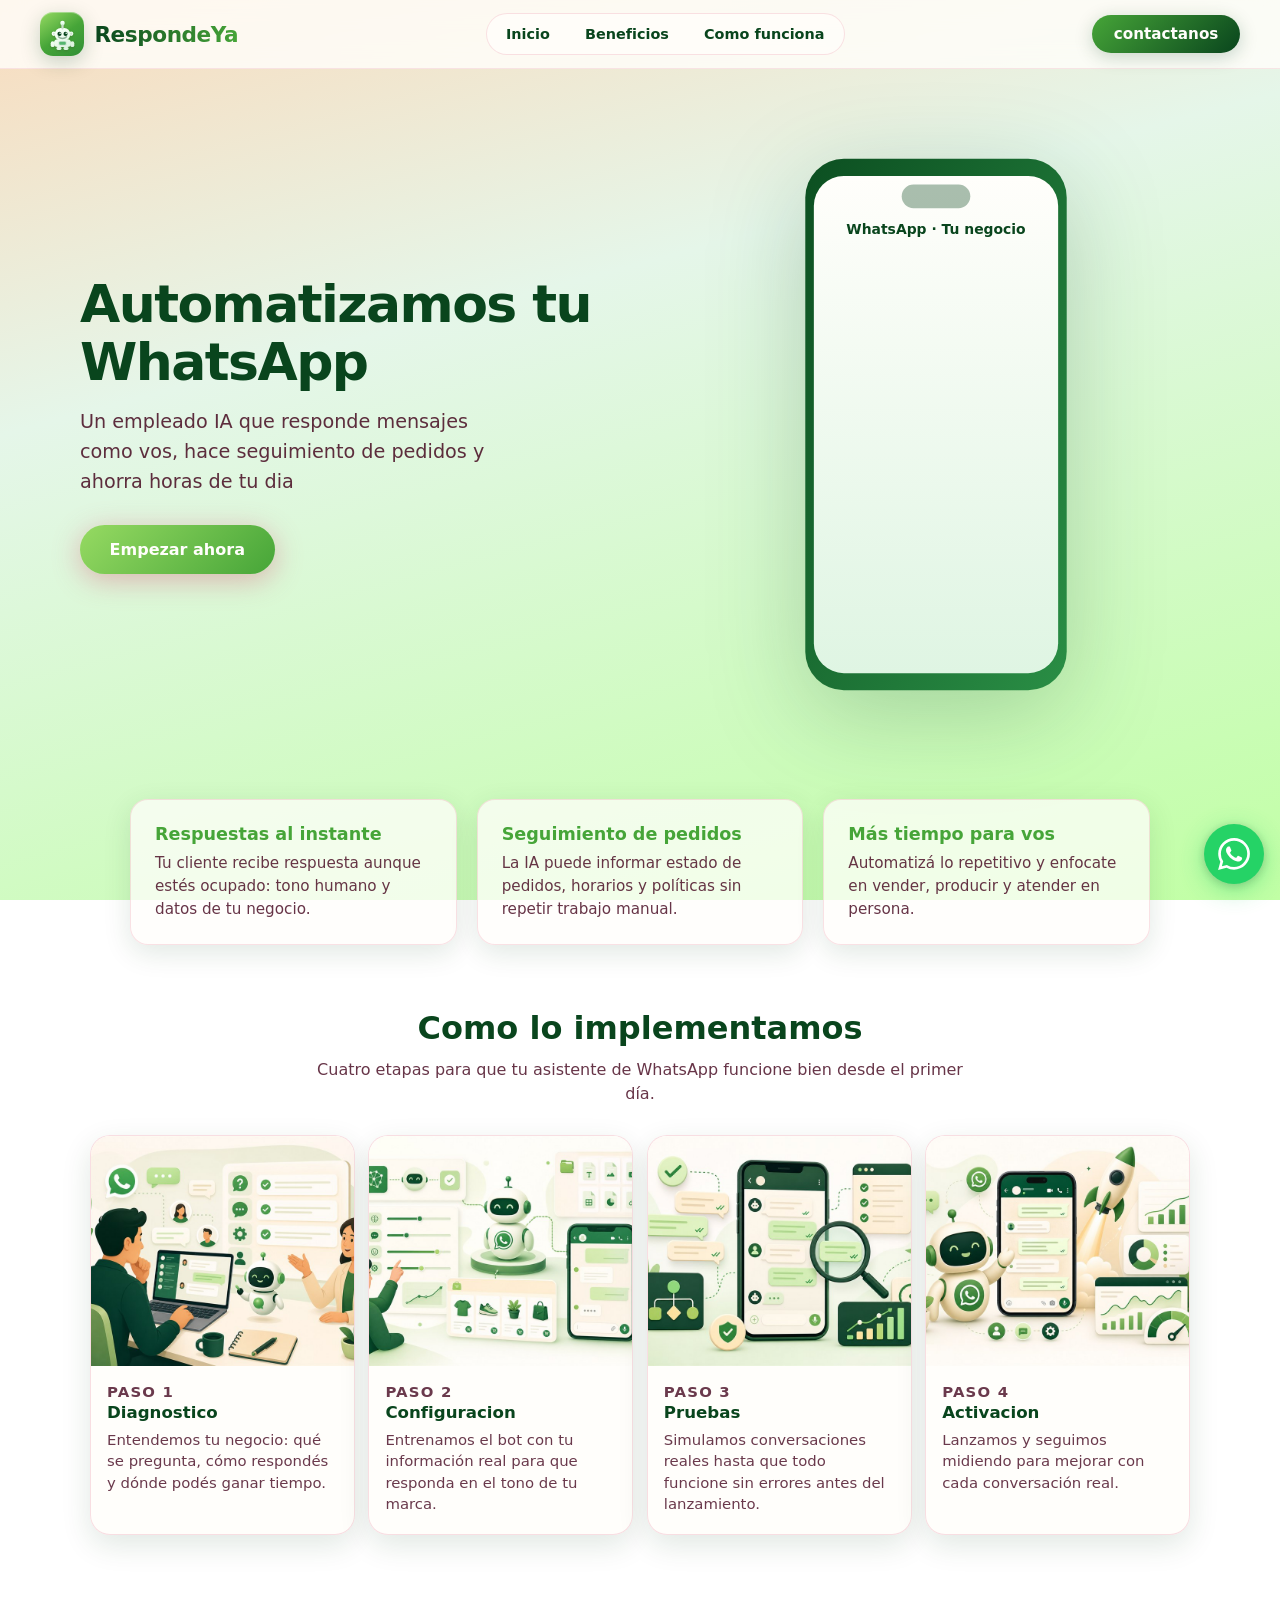
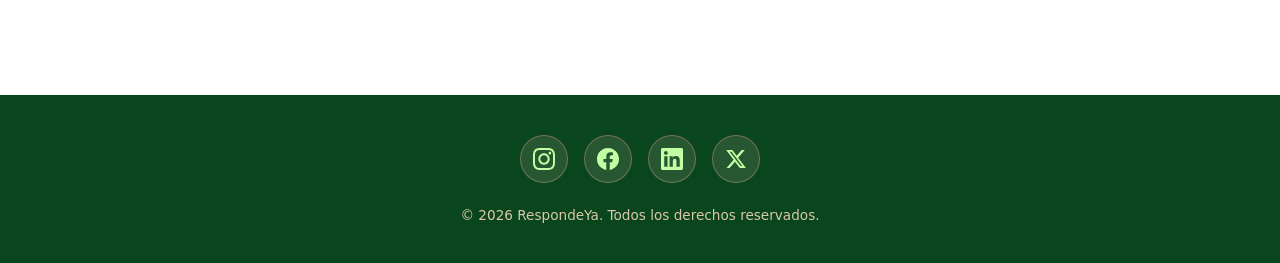
<file: index.html>
<!DOCTYPE html>
<!--
Necesito una landing page hecha en un archivo index.html y un archivo de estilos .css para un servicio de un bot que 
responde mensajes de WhastApp para negocios, quiero que en el header contenga un logo en la punta izquierda con el nombre
 ''RespondeYa''  y en la punta derecha un boton que diga ''contactanos''  Y que te lleve a un formulario de contacto,
  este va a decir ''Queres automatizar tu WhatsApp? dejanos tus datos y te contamos como funciona'' con las casillas: 
  nombre completo, email, telefono, contanos sobre tu negocio y un boton de enviar. Ademas, un hero que tenga como titulo 
  un h1 que diga ''Automatizamos tu WhatsApp'' y un subtitulo que diga ''Un empleado IA que responde mensajes como vos, 
  hace seguimiento de pedidos y ahorra horas de tu dia'' con un boton abajo que diga ''Empezar ahora'' al lado quiero que
   generes una animacion svg de un celular el cual muestra un chat y van apareciendo mensajes automaticamente.
Tambien que en todo momento haya un boton flotante con el logo de whatsapp en la esq inferior derecha de la pagina que 
al presionarlo lleve a una pagina para enviarnos un mensaje por whatsapp.
Finalmente para el footer que contenga botones de redes sociales y un mensaje tipo legal "todos los derechos reservados"
Los elementos de la pagina deben tener animaciones css que aparezcan tanto para la primera vez que se abre la web como l
as que suceden a medida que el usuario va deslizandose por la web.


Usa esta paleta de colores: Colors
~Soft Apricot
#f9dbbd
Delicate peachy shade evoking warmth, freshness, and a gentle sunrise glow, perfect for inviting, cozy spaces.
~Cotton Candy
#ffa5ab
Playful sweetness and dreamy charm, evoking nostalgia, innocence, and a touch of enchanting fantasy.
~Blush Rose
#da627d
Vibrant yet elegant, its rich tones recall a romantic sunset, with playful energy and sophisticated allure blended.
~Cherry Rose
#a53860
A luscious, deep pink exudes confidence, stirring passion and romance amid its playful, elegant crimson glow.
~Crimson Violet
#450920
Velvety dark berry shade pulses with passionate energy, drama, and a hint of forbidden allure. 
-->
<html lang="es">
  <head>
    <meta charset="UTF-8" />
    <meta
      name="viewport"
      content="width=device-width, initial-scale=1.0, viewport-fit=cover"
    />
    <title>RespondeYa — Automatizamos tu WhatsApp</title>
    <link rel="stylesheet" href="styles.css" />
  </head>
  <body>
    <header class="site-header">
      <a href="index.html" class="logo-link" aria-label="RespondeYa inicio">
        <span class="logo-mark" aria-hidden="true">
          <svg
            class="logo-robot"
            viewBox="0 0 28 28"
            xmlns="http://www.w3.org/2000/svg"
          >
            <defs>
              <linearGradient
                id="logo-robot-surface"
                x1="4"
                y1="2"
                x2="22"
                y2="27"
                gradientUnits="userSpaceOnUse"
              >
                <stop offset="0%" stop-color="#ffffff" />
                <stop offset="42%" stop-color="#f4fff5" />
                <stop offset="100%" stop-color="#d9f0dd" />
              </linearGradient>
              <linearGradient
                id="logo-robot-antenna"
                x1="14"
                y1="1"
                x2="14"
                y2="7"
                gradientUnits="userSpaceOnUse"
              >
                <stop offset="0%" stop-color="#ffffff" />
                <stop offset="100%" stop-color="#ccffd7" />
              </linearGradient>
            </defs>
            <!-- Brazos (atrás del torso) -->
            <rect
              x="3.35"
              y="20.15"
              width="3.55"
              height="5.25"
              rx="1.75"
              fill="url(#logo-robot-surface)"
            />
            <rect
              x="21.1"
              y="20.15"
              width="3.55"
              height="5.25"
              rx="1.75"
              fill="url(#logo-robot-surface)"
            />
            <!-- Base / pies -->
            <rect
              x="8.55"
              y="25.32"
              width="4.55"
              height="2.58"
              rx="1.25"
              fill="url(#logo-robot-surface)"
            />
            <rect
              x="14.9"
              y="25.32"
              width="4.55"
              height="2.58"
              rx="1.25"
              fill="url(#logo-robot-surface)"
            />
            <!-- Torso -->
            <rect
              x="6.35"
              y="18.35"
              width="15.3"
              height="6.95"
              rx="3.25"
              fill="url(#logo-robot-surface)"
            />
            <!-- Pantalla / pecho -->
            <rect
              x="10.35"
              y="19.85"
              width="7.3"
              height="4.15"
              rx="1.2"
              fill="#09451d"
              opacity="0.11"
            />
            <rect
              x="11.05"
              y="20.55"
              width="5.9"
              height="2.75"
              rx="0.85"
              fill="#4bb267"
              opacity="0.92"
            />
            <!-- Cabeza -->
            <rect
              x="7.05"
              y="8.05"
              width="13.9"
              height="11.35"
              rx="5.35"
              fill="url(#logo-robot-surface)"
            />
            <!-- Tornillos -->
            <circle
              cx="6.15"
              cy="13.35"
              r="1.95"
              fill="url(#logo-robot-surface)"
            />
            <circle cx="6.15" cy="13.35" r="0.9" fill="#09451d" opacity="0.14" />
            <circle
              cx="21.85"
              cy="13.35"
              r="1.95"
              fill="url(#logo-robot-surface)"
            />
            <circle cx="21.85" cy="13.35" r="0.9" fill="#09451d" opacity="0.14" />
            <!-- Antena -->
            <circle cx="14" cy="3.55" r="2.05" fill="url(#logo-robot-antenna)" />
            <path
              d="M14 5.65v2.85"
              stroke="#c9dfcc"
              stroke-width="2"
              stroke-linecap="round"
            />
            <!-- Cara -->
            <circle cx="11.25" cy="13.45" r="1.85" fill="#09451d" />
            <circle cx="16.75" cy="13.45" r="1.85" fill="#09451d" />
            <circle cx="11.85" cy="12.95" r="0.68" fill="#ffffff" opacity="0.95" />
            <circle cx="17.35" cy="12.95" r="0.68" fill="#ffffff" opacity="0.95" />
            <path
              d="M10.35 16.05c1.35 1.55 2.85 1.55 3.65 1.55s2.3 0 3.65-1.55"
              fill="none"
              stroke="#09451d"
              stroke-opacity="0.42"
              stroke-width="1.18"
              stroke-linecap="round"
            />
          </svg>
        </span>
        <span class="logo-text">RespondeYa</span>
      </a>

      <details class="mobile-menu">
        <summary aria-label="Abrir menu de navegacion">
          <span class="hamburger-line"></span>
          <span class="hamburger-line"></span>
          <span class="hamburger-line"></span>
        </summary>
        <div class="mobile-menu-panel">
          <a href="index.html">Inicio</a>
          <a href="beneficios.html">Beneficios</a>
          <a href="como-funciona.html">Como funciona</a>
          <p class="mobile-menu-label">Etapas</p>
          <a href="diagnostico.html">Diagnostico</a>
          <a href="configuracion.html">Configuracion</a>
          <a href="pruebas.html">Pruebas</a>
          <a href="activacion.html">Activacion</a>
          <a class="mobile-menu-contact" href="contacto.html">contactanos</a>
        </div>
      </details>

      <nav class="main-nav" aria-label="Navegacion principal">
        <a href="index.html">Inicio</a>
        <a href="beneficios.html">Beneficios</a>
        <details class="menu-dropdown">
          <summary>Como funciona</summary>
          <div class="menu-dropdown-list">
            <a href="diagnostico.html">Diagnostico</a>
            <a href="configuracion.html">Configuracion</a>
            <a href="pruebas.html">Pruebas</a>
            <a href="activacion.html">Activacion</a>
          </div>
        </details>
      </nav>
      <a class="btn-header" href="contacto.html">contactanos</a>
    </header>

    <main>
      <section id="inicio" class="hero" aria-labelledby="hero-title">
        <div class="hero-copy">
          <h1 id="hero-title">Automatizamos tu WhatsApp</h1>
          <p class="hero-sub">
            Un empleado IA que responde mensajes como vos, hace seguimiento de
            pedidos y ahorra horas de tu dia
          </p>
          <a class="btn-primary" href="contacto.html">Empezar ahora</a>
        </div>

        <div class="hero-visual" aria-hidden="true">
          <div class="phone-wrap">
            <svg
              class="phone-svg"
              viewBox="0 0 280 520"
              xmlns="http://www.w3.org/2000/svg"
            >
              <defs>
                <linearGradient id="frameGrad" x1="0%" y1="0%" x2="100%" y2="100%">
                  <stop offset="0%" stop-color="#0c4f21" />
                  <stop offset="100%" stop-color="#2a8e45" />
                </linearGradient>
                <linearGradient id="screenGrad" x1="0%" y1="0%" x2="0%" y2="100%">
                  <stop offset="0%" stop-color="#fffefb" />
                  <stop offset="100%" stop-color="#dff5e3" />
                </linearGradient>
              </defs>
              <!-- Phone body -->
              <rect
                x="18"
                y="12"
                width="244"
                height="496"
                rx="36"
                ry="36"
                fill="url(#frameGrad)"
              />
              <rect
                x="26"
                y="28"
                width="228"
                height="464"
                rx="28"
                ry="28"
                fill="url(#screenGrad)"
              />
              <!-- notch -->
              <rect x="108" y="36" width="64" height="22" rx="11" fill="#09451d" opacity="0.35" />
              <!-- header bar -->
              <text
                x="140"
                y="82"
                text-anchor="middle"
                fill="#09451d"
                font-size="13"
                font-family="Segoe UI, system-ui, sans-serif"
                font-weight="700"
              >
                WhatsApp · Tu negocio
              </text>

              <g class="chat-messages">
                <!-- Incoming -->
                <g class="chat-bubble b-in">
                  <rect x="38" y="102" width="168" height="40" rx="14" fill="#fffefb" stroke="#4bb267" stroke-width="1.5" opacity="0.95" />
                  <text x="52" y="127" fill="#09451d" font-size="11" font-family="Segoe UI, system-ui, sans-serif">
                    ¿Tienen envíos hoy?
                  </text>
                </g>
                <!-- Outgoing -->
                <g class="chat-bubble b-in">
                  <rect x="92" y="152" width="150" height="52" rx="14" fill="#2a8e45" opacity="0.95" />
                  <text x="106" y="172" fill="#fffefb" font-size="11" font-family="Segoe UI, system-ui, sans-serif">
                    ¡Hola! Sí, despachamos
                  </text>
                  <text x="106" y="188" fill="#fffefb" font-size="11" font-family="Segoe UI, system-ui, sans-serif">
                    hasta las 18 hs 🚚
                  </text>
                </g>
                <!-- Typing indicator -->
                <g class="chat-bubble b-in">
                  <rect x="38" y="214" width="72" height="36" rx="12" fill="#fffefb" stroke="#96da62" stroke-width="1.5" />
                  <circle class="typing-dot td-1" cx="54" cy="232" r="4" fill="#2a8e45" />
                  <circle class="typing-dot td-2" cx="70" cy="232" r="4" fill="#2a8e45" />
                  <circle class="typing-dot td-3" cx="86" cy="232" r="4" fill="#2a8e45" />
                </g>
                <!-- Bot reply -->
                <g class="chat-bubble b-in">
                  <rect x="58" y="262" width="184" height="64" rx="14" fill="#0c4f21" opacity="0.92" />
                  <text x="72" y="286" fill="#dff5e3" font-size="11" font-family="Segoe UI, system-ui, sans-serif">
                    Tu pedido #482 está en camino.
                  </text>
                  <text x="72" y="302" fill="#dff5e3" font-size="11" font-family="Segoe UI, system-ui, sans-serif">
                    ¿Querés que te avisemos
                  </text>
                  <text x="72" y="318" fill="#dff5e3" font-size="11" font-family="Segoe UI, system-ui, sans-serif">
                    cuando llegue?
                  </text>
                </g>
              </g>
            </svg>
          </div>
        </div>
      </section>

      <section id="beneficios" class="features" aria-label="Beneficios">
        <article class="feature-card reveal">
          <h3>Respuestas al instante</h3>
          <p>
            Tu cliente recibe respuesta aunque estés ocupado: tono humano y
            datos de tu negocio.
          </p>
        </article>
        <article class="feature-card reveal reveal-delay-1">
          <h3>Seguimiento de pedidos</h3>
          <p>
            La IA puede informar estado de pedidos, horarios y políticas sin
            repetir trabajo manual.
          </p>
        </article>
        <article class="feature-card reveal reveal-delay-2">
          <h3>Más tiempo para vos</h3>
          <p>
            Automatizá lo repetitivo y enfocate en vender, producir y atender en
            persona.
          </p>
        </article>
      </section>

      <section id="proceso" class="process-gallery" aria-labelledby="proceso-title">
        <div class="process-head reveal">
          <h2 id="proceso-title">Como lo implementamos</h2>
          <p>
            Cuatro etapas para que tu asistente de WhatsApp funcione bien desde el primer día.
          </p>
        </div>

        <div class="process-grid">
          <article id="paso-1" class="process-card reveal">
            <img
              src="images/proceso-diagnostico.jpg"
              alt="Paso 1: reunión para entender mensajes frecuentes y objetivos comerciales."
              loading="lazy"
              decoding="async"
              width="1200"
              height="800"
            />
            <div class="process-content">
              <p class="process-step">Paso 1</p>
              <h3>Diagnostico</h3>
              <p>
                Entendemos tu negocio: qué se pregunta, cómo respondés y dónde podés ganar tiempo.
              </p>
            </div>
          </article>

          <article id="paso-2" class="process-card reveal reveal-delay-1">
            <img
              src="images/proceso-configuracion.jpg"
              alt="Paso 2: configuración del asistente IA en WhatsApp con respuestas personalizadas."
              loading="lazy"
              decoding="async"
              width="1200"
              height="800"
            />
            <div class="process-content">
              <p class="process-step">Paso 2</p>
              <h3>Configuracion</h3>
              <p>
                Entrenamos el bot con tu información real para que responda en el tono de tu marca.
              </p>
            </div>
          </article>

          <article id="paso-3" class="process-card reveal reveal-delay-2">
            <img
              src="images/proceso-pruebas.jpg"
              alt="Paso 3: pruebas de conversaciones para ajustar respuestas y reducir errores."
              loading="lazy"
              decoding="async"
              width="1200"
              height="800"
            />
            <div class="process-content">
              <p class="process-step">Paso 3</p>
              <h3>Pruebas</h3>
              <p>
                Simulamos conversaciones reales hasta que todo funcione sin errores antes del lanzamiento.
              </p>
            </div>
          </article>

          <article id="paso-4" class="process-card reveal reveal-delay-3">
            <img
              src="images/proceso-activacion.jpg"
              alt="Paso 4: lanzamiento y monitoreo de resultados en atencion y ventas."
              loading="lazy"
              decoding="async"
              width="1200"
              height="800"
            />
            <div class="process-content">
              <p class="process-step">Paso 4</p>
              <h3>Activacion</h3>
              <p>
                Lanzamos y seguimos midiendo para mejorar con cada conversación real.
              </p>
            </div>
          </article>
        </div>
      </section>

    </main>

    <footer class="site-footer">
      <nav class="social-row" aria-label="Redes sociales">
        <a href="#" aria-label="Instagram">
          <svg viewBox="0 0 24 24" aria-hidden="true">
            <path
              d="M12 2.163c3.204 0 3.584.012 4.85.07 3.252.148 4.771 1.691 4.919 4.919.058 1.265.069 1.645.069 4.849 0 3.205-.012 3.584-.069 4.849-.149 3.225-1.664 4.771-4.919 4.919-1.266.058-1.644.07-4.85.07-3.204 0-3.584-.012-4.849-.07-3.26-.149-4.771-1.699-4.919-4.92-.058-1.265-.07-1.644-.07-4.849 0-3.204.013-3.583.07-4.849.149-3.227 1.664-4.771 4.919-4.919 1.266-.057 1.645-.069 4.849-.069zm0-2.163c-3.259 0-3.667.014-4.947.072-4.358.2-6.78 2.618-6.98 6.98-.059 1.281-.073 1.689-.073 4.948 0 3.259.014 3.668.072 4.948.2 4.358 2.618 6.78 6.98 6.98 1.281.058 1.689.072 4.948.072 3.259 0 3.668-.014 4.948-.072 4.354-.2 6.782-2.618 6.979-6.98.059-1.28.073-1.689.073-4.948 0-3.259-.014-3.667-.072-4.947-.196-4.354-2.617-6.78-6.979-6.98-1.281-.059-1.69-.073-4.949-.073zm0 5.838c-3.403 0-6.162 2.759-6.162 6.162s2.759 6.163 6.162 6.163 6.162-2.759 6.162-6.163c0-3.403-2.759-6.162-6.162-6.162zm0 10.162c-2.209 0-4-1.79-4-4 0-2.209 1.791-4 4-4s4 1.791 4 4c0 2.21-1.791 4-4 4zm6.406-11.845c-.796 0-1.441.645-1.441 1.44s.645 1.44 1.441 1.44c.795 0 1.439-.645 1.439-1.44s-.644-1.44-1.439-1.44z"
            />
          </svg>
        </a>
        <a href="#" aria-label="Facebook">
          <svg viewBox="0 0 24 24" aria-hidden="true">
            <path
              d="M24 12.073c0-6.627-5.373-12-12-12s-12 5.373-12 12c0 5.99 4.388 10.954 10.125 11.854v-8.385H7.078v-3.47h3.047V9.43c0-3.007 1.792-4.669 4.533-4.669 1.312 0 2.686.235 2.686.235v2.953H15.83c-1.491 0-1.956.925-1.956 1.874v2.25h3.328l-.532 3.47h-2.796v8.385C19.612 23.027 24 18.062 24 12.073z"
            />
          </svg>
        </a>
        <a href="#" aria-label="LinkedIn">
          <svg viewBox="0 0 24 24" aria-hidden="true">
            <path
              d="M20.447 20.452h-3.554v-5.569c0-1.328-.027-3.037-1.852-3.037-1.853 0-2.136 1.445-2.136 2.939v5.667H9.351V9h3.414v1.561h.046c.477-.9 1.637-1.85 3.37-1.85 3.601 0 4.267 2.37 4.267 5.455v6.286zM5.337 7.433c-1.144 0-2.063-.926-2.063-2.065 0-1.138.92-2.063 2.063-2.063 1.14 0 2.064.925 2.064 2.063 0 1.139-.925 2.065-2.064 2.065zm1.782 13.019H3.555V9h3.564v11.452zM22.225 0H1.771C.792 0 0 .774 0 1.729v20.542C0 23.227.792 24 1.771 24h20.451C23.2 24 24 23.227 24 22.271V1.729C24 .774 23.2 0 22.222 0h.003z"
            />
          </svg>
        </a>
        <a href="#" aria-label="X (Twitter)">
          <svg viewBox="0 0 24 24" aria-hidden="true">
            <path
              d="M18.244 2.25h3.308l-7.227 8.26 8.502 11.24H16.17l-5.214-6.817L4.99 21.75H1.68l7.73-8.835L1.254 2.25H8.08l4.713 6.231zm-1.161 17.52h1.833L7.084 4.126H5.117z"
            />
          </svg>
        </a>
      </nav>
      <p class="footer-legal">
        © <span id="year"></span> RespondeYa. Todos los derechos reservados.
      </p>
    </footer>

    <!-- Cambia el número por tu WhatsApp en formato internacional sin + ni espacios -->
    <a
      class="whatsapp-float"
      href="https://wa.me/5491112345678?text=Hola%20RespondeYa%2C%20quiero%20info%20sobre%20el%20bot"
      target="_blank"
      rel="noopener noreferrer"
      aria-label="Enviar mensaje por WhatsApp"
    >
      <span class="sr-only">WhatsApp</span>
      <svg viewBox="0 0 24 24" aria-hidden="true">
        <path
          d="M17.472 14.382c-.297-.149-1.758-.867-2.03-.967-.273-.099-.471-.148-.67.15-.197.297-.767.966-.94 1.164-.173.199-.347.223-.644.075-.297-.15-1.255-.463-2.39-1.475-.883-.788-1.48-1.761-1.653-2.059-.173-.297-.018-.458.13-.606.134-.133.298-.347.446-.52.149-.174.198-.298.298-.497.099-.198.05-.371-.025-.52-.075-.149-.669-1.612-.916-2.207-.242-.579-.487-.5-.669-.51-.173-.008-.371-.01-.57-.01-.198 0-.52.074-.792.372-.272.297-1.04 1.016-1.04 2.479 0 1.462 1.065 2.875 1.213 3.074.149.198 2.096 3.2 5.077 4.487.709.306 1.262.489 1.694.625.712.227 1.36.195 1.871.118.571-.085 1.758-.719 2.006-1.413.248-.694.248-1.289.173-1.413-.074-.124-.272-.198-.57-.347m-5.421 7.403h-.004a9.87 9.87 0 01-5.031-1.378l-.361-.214-3.741.982.998-3.648-.235-.374a9.86 9.86 0 01-1.51-5.26c.001-5.45 4.436-9.884 9.888-9.884 2.64 0 5.122 1.03 6.988 2.898a9.825 9.825 0 012.893 6.994c-.003 5.45-4.435 9.884-9.885 9.884m8.413-18.297A11.815 11.815 0 0012.05 0C5.495 0 .16 5.335.157 11.892c0 2.096.547 4.142 1.588 5.945L.057 24l6.305-1.654a11.882 11.882 0 005.683 1.448h.005c6.554 0 11.89-5.335 11.893-11.893a11.821 11.821 0 00-3.48-8.413z"
        />
      </svg>
    </a>

    <script>
      document.getElementById("year").textContent = new Date().getFullYear();

      var reveals = document.querySelectorAll(".reveal");
      var observer = new IntersectionObserver(
        function (entries) {
          entries.forEach(function (entry) {
            if (entry.isIntersecting) {
              entry.target.classList.add("is-visible");
            }
          });
        },
        { threshold: 0.12, rootMargin: "0px 0px -40px 0px" }
      );
      reveals.forEach(function (el) {
        observer.observe(el);
      });
    </script>
  </body>
</html>
</file>
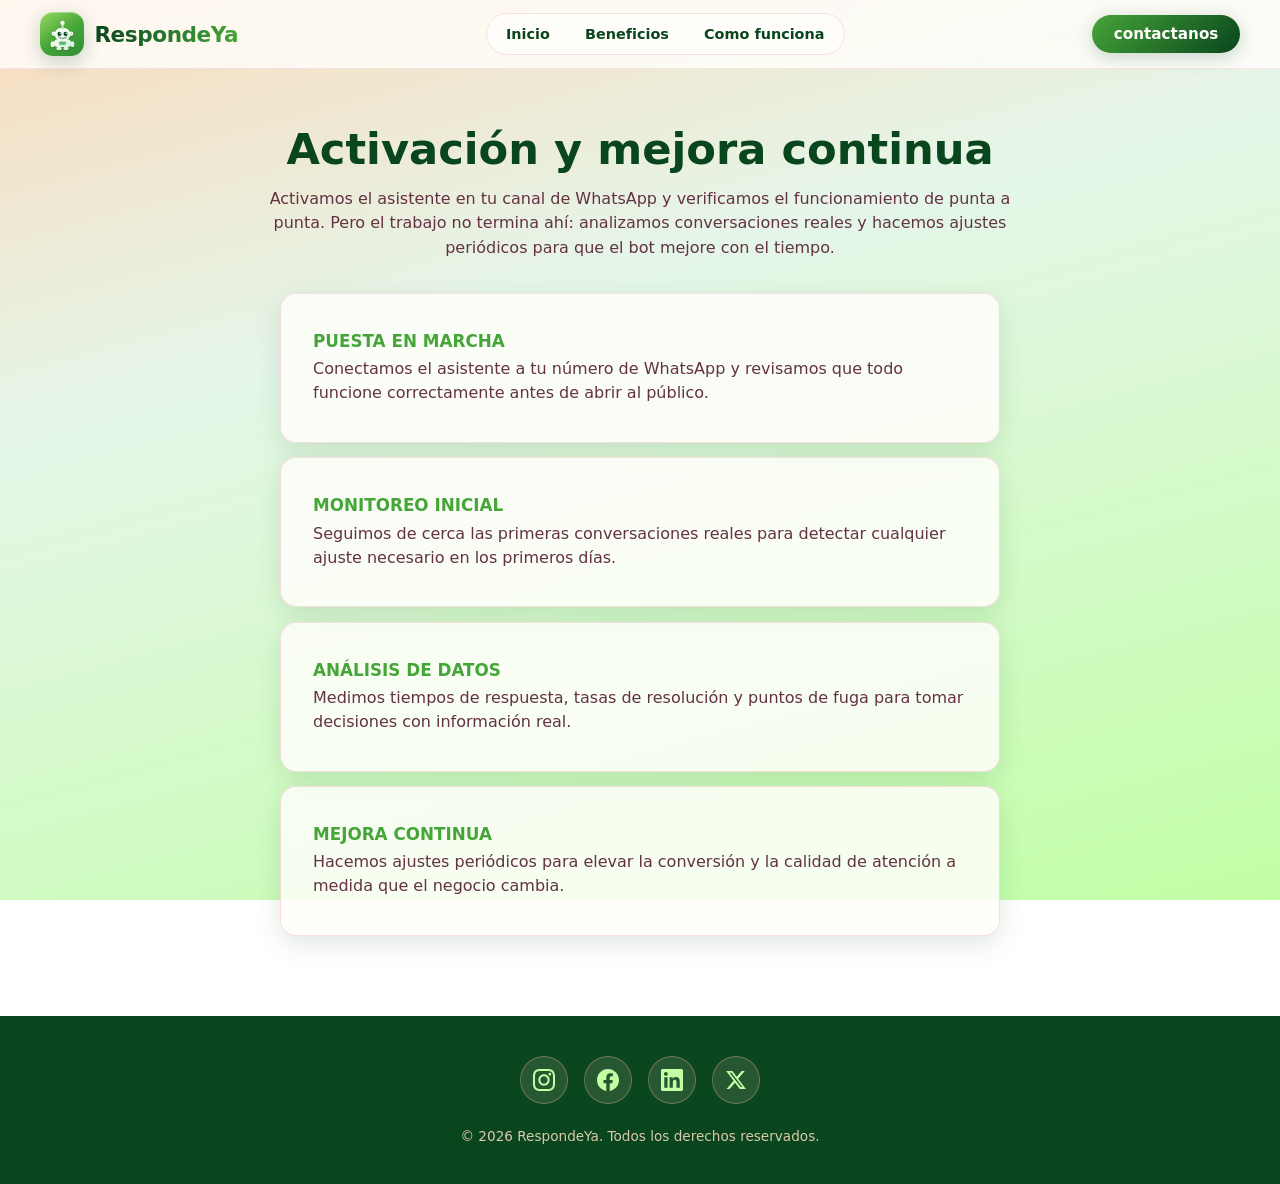
<file: activacion.html>
<!DOCTYPE html>
<html lang="es">
  <head>
    <meta charset="UTF-8" />
    <meta name="viewport" content="width=device-width, initial-scale=1.0, viewport-fit=cover" />
    <title>Activacion | RespondeYa</title>
    <link rel="stylesheet" href="styles.css" />
  </head>
  <body>
    <header class="site-header">
      <a href="index.html" class="logo-link" aria-label="RespondeYa inicio">
        <span class="logo-mark" aria-hidden="true">
          <svg class="logo-robot" viewBox="0 0 28 28" xmlns="http://www.w3.org/2000/svg">
            <defs>
              <linearGradient id="logo-robot-surface" x1="4" y1="2" x2="22" y2="27" gradientUnits="userSpaceOnUse">
                <stop offset="0%" stop-color="#ffffff" />
                <stop offset="42%" stop-color="#f4fff5" />
                <stop offset="100%" stop-color="#d9f0dd" />
              </linearGradient>
              <linearGradient id="logo-robot-antenna" x1="14" y1="1" x2="14" y2="7" gradientUnits="userSpaceOnUse">
                <stop offset="0%" stop-color="#ffffff" />
                <stop offset="100%" stop-color="#ccffd7" />
              </linearGradient>
            </defs>
            <rect x="3.35" y="20.15" width="3.55" height="5.25" rx="1.75" fill="url(#logo-robot-surface)" />
            <rect x="21.1" y="20.15" width="3.55" height="5.25" rx="1.75" fill="url(#logo-robot-surface)" />
            <rect x="8.55" y="25.32" width="4.55" height="2.58" rx="1.25" fill="url(#logo-robot-surface)" />
            <rect x="14.9" y="25.32" width="4.55" height="2.58" rx="1.25" fill="url(#logo-robot-surface)" />
            <rect x="6.35" y="18.35" width="15.3" height="6.95" rx="3.25" fill="url(#logo-robot-surface)" />
            <rect x="10.35" y="19.85" width="7.3" height="4.15" rx="1.2" fill="#09451d" opacity="0.11" />
            <rect x="11.05" y="20.55" width="5.9" height="2.75" rx="0.85" fill="#4bb267" opacity="0.92" />
            <rect x="7.05" y="8.05" width="13.9" height="11.35" rx="5.35" fill="url(#logo-robot-surface)" />
            <circle cx="6.15" cy="13.35" r="1.95" fill="url(#logo-robot-surface)" />
            <circle cx="6.15" cy="13.35" r="0.9" fill="#09451d" opacity="0.14" />
            <circle cx="21.85" cy="13.35" r="1.95" fill="url(#logo-robot-surface)" />
            <circle cx="21.85" cy="13.35" r="0.9" fill="#09451d" opacity="0.14" />
            <circle cx="14" cy="3.55" r="2.05" fill="url(#logo-robot-antenna)" />
            <path d="M14 5.65v2.85" stroke="#c9dfcc" stroke-width="2" stroke-linecap="round" />
            <circle cx="11.25" cy="13.45" r="1.85" fill="#09451d" />
            <circle cx="16.75" cy="13.45" r="1.85" fill="#09451d" />
            <circle cx="11.85" cy="12.95" r="0.68" fill="#ffffff" opacity="0.95" />
            <circle cx="17.35" cy="12.95" r="0.68" fill="#ffffff" opacity="0.95" />
            <path d="M10.35 16.05c1.35 1.55 2.85 1.55 3.65 1.55s2.3 0 3.65-1.55" fill="none" stroke="#09451d" stroke-opacity="0.42" stroke-width="1.18" stroke-linecap="round" />
          </svg>
        </span>
        <span class="logo-text">RespondeYa</span>
      </a>
      <details class="mobile-menu">
        <summary aria-label="Abrir menu de navegacion">
          <span class="hamburger-line"></span>
          <span class="hamburger-line"></span>
          <span class="hamburger-line"></span>
        </summary>
        <div class="mobile-menu-panel">
          <a href="index.html">Inicio</a>
          <a href="beneficios.html">Beneficios</a>
          <a href="como-funciona.html">Como funciona</a>
          <p class="mobile-menu-label">Etapas</p>
          <a href="diagnostico.html">Diagnostico</a>
          <a href="configuracion.html">Configuracion</a>
          <a href="pruebas.html">Pruebas</a>
          <a href="activacion.html">Activacion</a>
          <a class="mobile-menu-contact" href="contacto.html">contactanos</a>
        </div>
      </details>
      <nav class="main-nav" aria-label="Navegacion principal">
        <a href="index.html">Inicio</a>
        <a href="beneficios.html">Beneficios</a>
        <details class="menu-dropdown">
          <summary>Como funciona</summary>
          <div class="menu-dropdown-list">
            <a href="diagnostico.html">Diagnostico</a>
            <a href="configuracion.html">Configuracion</a>
            <a href="pruebas.html">Pruebas</a>
            <a href="activacion.html">Activacion</a>
          </div>
        </details>
      </nav>
      <a class="btn-header" href="contacto.html">contactanos</a>
    </header>

    <main class="inner-main">
      <section class="inner-hero reveal is-visible">
        <h1>Activación y mejora continua</h1>
        <p>Activamos el asistente en tu canal de WhatsApp y verificamos el funcionamiento de punta a punta. Pero el trabajo no termina ahí: analizamos conversaciones reales y hacemos ajustes periódicos para que el bot mejore con el tiempo.</p>
      </section>
      <section class="inner-stack">
        <article class="inner-step reveal is-visible">
          <h2>PUESTA EN MARCHA</h2>
          <p>Conectamos el asistente a tu número de WhatsApp y revisamos que todo funcione correctamente antes de abrir al público. </p>
        </article>
        <article class="inner-step reveal is-visible">
          <h2>MONITOREO INICIAL</h2>
          <p>Seguimos de cerca las primeras conversaciones reales para detectar cualquier ajuste necesario en los primeros días.</p>
        </article>
        <article class="inner-step reveal is-visible">
          <h2>ANÁLISIS DE DATOS</h2>
          <p>Medimos tiempos de respuesta, tasas de resolución y puntos de fuga para tomar decisiones con información real.</p>
        </article>
        <article class="inner-step reveal is-visible">
          <h2>MEJORA CONTINUA</h2>
          <p>Hacemos ajustes periódicos para elevar la conversión y la calidad de atención a medida que el negocio cambia.</p>
          
      </section>
    </main>
    <footer class="site-footer">
      <nav class="social-row" aria-label="Redes sociales">
        <a href="#" aria-label="Instagram"><svg viewBox="0 0 24 24" aria-hidden="true"><path d="M12 2.163c3.204 0 3.584.012 4.85.07 3.252.148 4.771 1.691 4.919 4.919.058 1.265.069 1.645.069 4.849 0 3.205-.012 3.584-.069 4.849-.149 3.225-1.664 4.771-4.919 4.919-1.266.058-1.644.07-4.85.07-3.204 0-3.584-.012-4.849-.07-3.26-.149-4.771-1.699-4.919-4.92-.058-1.265-.07-1.644-.07-4.849 0-3.204.013-3.583.07-4.849.149-3.227 1.664-4.771 4.919-4.919 1.266-.057 1.645-.069 4.849-.069zm0-2.163c-3.259 0-3.667.014-4.947.072-4.358.2-6.78 2.618-6.98 6.98-.059 1.281-.073 1.689-.073 4.948 0 3.259.014 3.668.072 4.948.2 4.358 2.618 6.78 6.98 6.98 1.281.058 1.689.072 4.948.072 3.259 0 3.668-.014 4.948-.072 4.354-.2 6.782-2.618 6.979-6.98.059-1.28.073-1.689.073-4.948 0-3.259-.014-3.667-.072-4.947-.196-4.354-2.617-6.78-6.979-6.98-1.281-.059-1.69-.073-4.949-.073zm0 5.838c-3.403 0-6.162 2.759-6.162 6.162s2.759 6.163 6.162 6.163 6.162-2.759 6.162-6.163c0-3.403-2.759-6.162-6.162-6.162zm0 10.162c-2.209 0-4-1.79-4-4 0-2.209 1.791-4 4-4s4 1.791 4 4c0 2.21-1.791 4-4 4zm6.406-11.845c-.796 0-1.441.645-1.441 1.44s.645 1.44 1.441 1.44c.795 0 1.439-.645 1.439-1.44s-.644-1.44-1.439-1.44z"/></svg></a>
        <a href="#" aria-label="Facebook"><svg viewBox="0 0 24 24" aria-hidden="true"><path d="M24 12.073c0-6.627-5.373-12-12-12s-12 5.373-12 12c0 5.99 4.388 10.954 10.125 11.854v-8.385H7.078v-3.47h3.047V9.43c0-3.007 1.792-4.669 4.533-4.669 1.312 0 2.686.235 2.686.235v2.953H15.83c-1.491 0-1.956.925-1.956 1.874v2.25h3.328l-.532 3.47h-2.796v8.385C19.612 23.027 24 18.062 24 12.073z"/></svg></a>
        <a href="#" aria-label="LinkedIn"><svg viewBox="0 0 24 24" aria-hidden="true"><path d="M20.447 20.452h-3.554v-5.569c0-1.328-.027-3.037-1.852-3.037-1.853 0-2.136 1.445-2.136 2.939v5.667H9.351V9h3.414v1.561h.046c.477-.9 1.637-1.85 3.37-1.85 3.601 0 4.267 2.37 4.267 5.455v6.286zM5.337 7.433c-1.144 0-2.063-.926-2.063-2.065 0-1.138.92-2.063 2.063-2.063 1.14 0 2.064.925 2.064 2.063 0 1.139-.925 2.065-2.064 2.065zm1.782 13.019H3.555V9h3.564v11.452zM22.225 0H1.771C.792 0 0 .774 0 1.729v20.542C0 23.227.792 24 1.771 24h20.451C23.2 24 24 23.227 24 22.271V1.729C24 .774 23.2 0 22.222 0h.003z"/></svg></a>
        <a href="#" aria-label="X (Twitter)"><svg viewBox="0 0 24 24" aria-hidden="true"><path d="M18.244 2.25h3.308l-7.227 8.26 8.502 11.24H16.17l-5.214-6.817L4.99 21.75H1.68l7.73-8.835L1.254 2.25H8.08l4.713 6.231zm-1.161 17.52h1.833L7.084 4.126H5.117z"/></svg></a>
      </nav>
      <p class="footer-legal">© <span id="year"></span> RespondeYa. Todos los derechos reservados.</p>
    </footer>
    <script>document.getElementById("year").textContent = new Date().getFullYear();</script>
  </body>
</html>
</file>
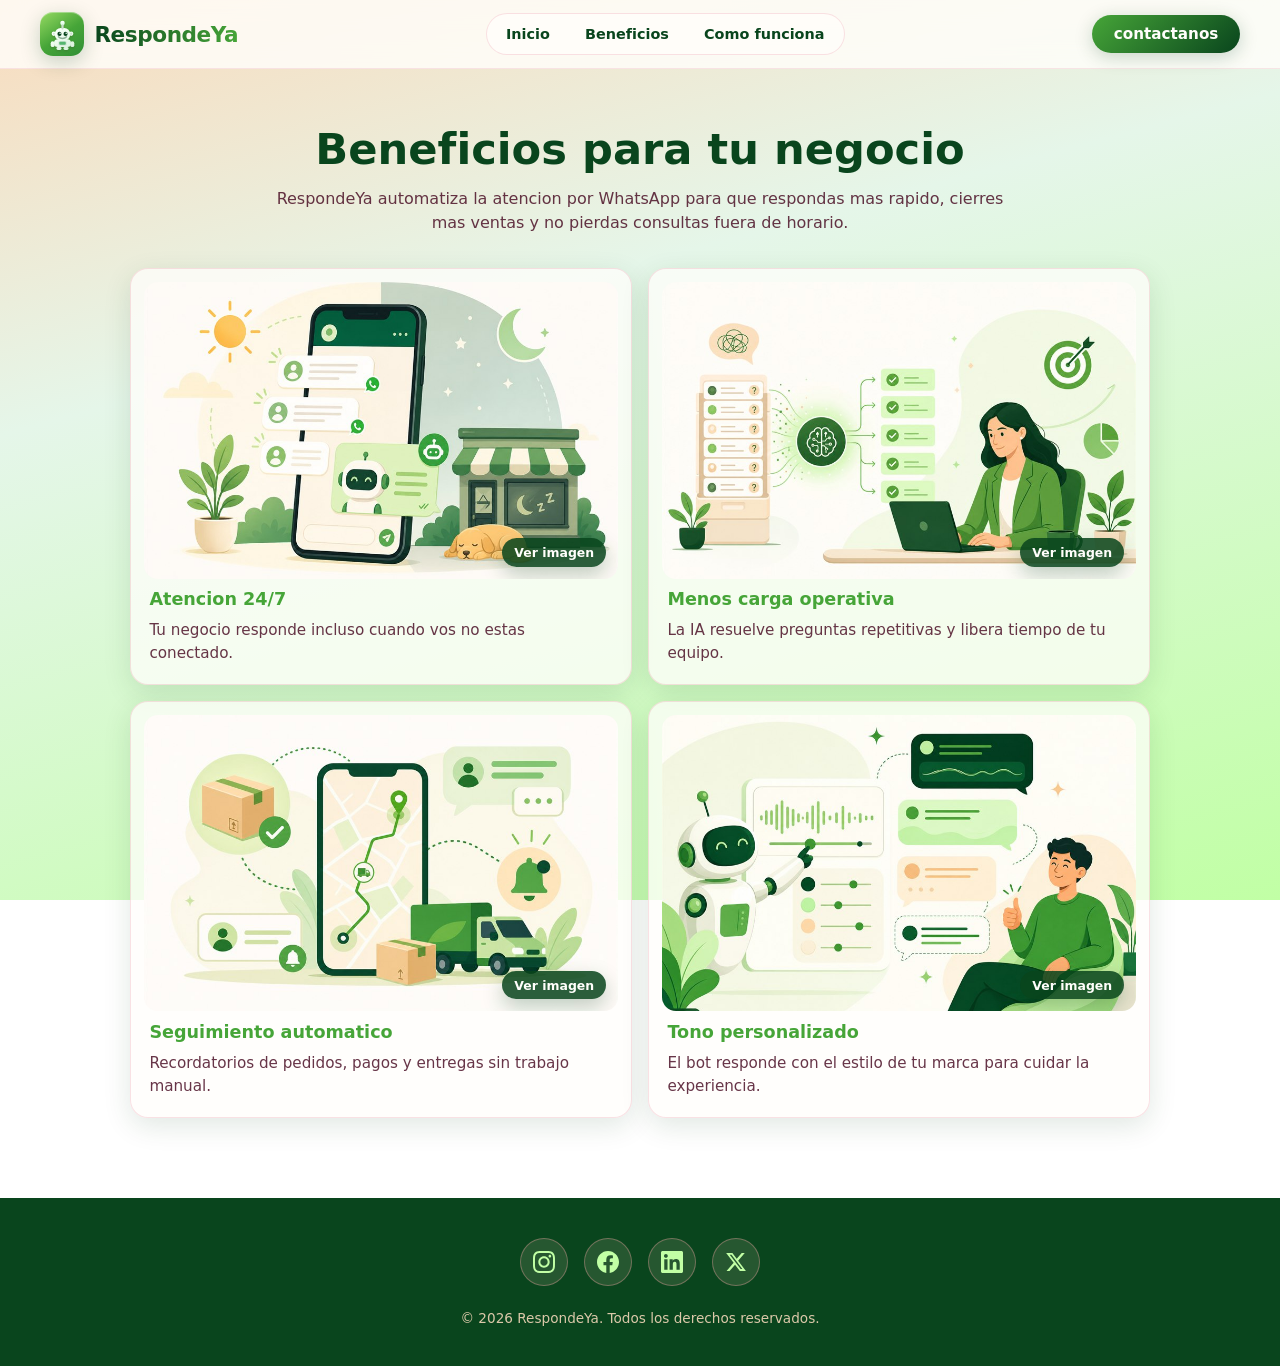
<file: beneficios.html>
<!DOCTYPE html>
<html lang="es">
  <head>
    <meta charset="UTF-8" />
    <meta
      name="viewport"
      content="width=device-width, initial-scale=1.0, viewport-fit=cover"
    />
    <title>Beneficios | RespondeYa</title>
    <link rel="stylesheet" href="styles.css" />
  </head>
  <body>
    <header class="site-header">
      <a href="index.html" class="logo-link" aria-label="RespondeYa inicio">
        <span class="logo-mark" aria-hidden="true">
          <svg class="logo-robot" viewBox="0 0 28 28" xmlns="http://www.w3.org/2000/svg">
            <defs>
              <linearGradient id="logo-robot-surface" x1="4" y1="2" x2="22" y2="27" gradientUnits="userSpaceOnUse">
                <stop offset="0%" stop-color="#ffffff" />
                <stop offset="42%" stop-color="#f4fff5" />
                <stop offset="100%" stop-color="#d9f0dd" />
              </linearGradient>
              <linearGradient id="logo-robot-antenna" x1="14" y1="1" x2="14" y2="7" gradientUnits="userSpaceOnUse">
                <stop offset="0%" stop-color="#ffffff" />
                <stop offset="100%" stop-color="#ccffd7" />
              </linearGradient>
            </defs>
            <rect x="3.35" y="20.15" width="3.55" height="5.25" rx="1.75" fill="url(#logo-robot-surface)" />
            <rect x="21.1" y="20.15" width="3.55" height="5.25" rx="1.75" fill="url(#logo-robot-surface)" />
            <rect x="8.55" y="25.32" width="4.55" height="2.58" rx="1.25" fill="url(#logo-robot-surface)" />
            <rect x="14.9" y="25.32" width="4.55" height="2.58" rx="1.25" fill="url(#logo-robot-surface)" />
            <rect x="6.35" y="18.35" width="15.3" height="6.95" rx="3.25" fill="url(#logo-robot-surface)" />
            <rect x="10.35" y="19.85" width="7.3" height="4.15" rx="1.2" fill="#09451d" opacity="0.11" />
            <rect x="11.05" y="20.55" width="5.9" height="2.75" rx="0.85" fill="#4bb267" opacity="0.92" />
            <rect x="7.05" y="8.05" width="13.9" height="11.35" rx="5.35" fill="url(#logo-robot-surface)" />
            <circle cx="6.15" cy="13.35" r="1.95" fill="url(#logo-robot-surface)" />
            <circle cx="6.15" cy="13.35" r="0.9" fill="#09451d" opacity="0.14" />
            <circle cx="21.85" cy="13.35" r="1.95" fill="url(#logo-robot-surface)" />
            <circle cx="21.85" cy="13.35" r="0.9" fill="#09451d" opacity="0.14" />
            <circle cx="14" cy="3.55" r="2.05" fill="url(#logo-robot-antenna)" />
            <path d="M14 5.65v2.85" stroke="#c9dfcc" stroke-width="2" stroke-linecap="round" />
            <circle cx="11.25" cy="13.45" r="1.85" fill="#09451d" />
            <circle cx="16.75" cy="13.45" r="1.85" fill="#09451d" />
            <circle cx="11.85" cy="12.95" r="0.68" fill="#ffffff" opacity="0.95" />
            <circle cx="17.35" cy="12.95" r="0.68" fill="#ffffff" opacity="0.95" />
            <path d="M10.35 16.05c1.35 1.55 2.85 1.55 3.65 1.55s2.3 0 3.65-1.55" fill="none" stroke="#09451d" stroke-opacity="0.42" stroke-width="1.18" stroke-linecap="round" />
          </svg>
        </span>
        <span class="logo-text">RespondeYa</span>
      </a>

      <details class="mobile-menu">
        <summary aria-label="Abrir menu de navegacion">
          <span class="hamburger-line"></span>
          <span class="hamburger-line"></span>
          <span class="hamburger-line"></span>
        </summary>
        <div class="mobile-menu-panel">
          <a href="index.html">Inicio</a>
          <a href="beneficios.html">Beneficios</a>
          <a href="como-funciona.html">Como funciona</a>
          <p class="mobile-menu-label">Etapas</p>
          <a href="diagnostico.html">Diagnostico</a>
          <a href="configuracion.html">Configuracion</a>
          <a href="pruebas.html">Pruebas</a>
          <a href="activacion.html">Activacion</a>
          <a class="mobile-menu-contact" href="contacto.html">contactanos</a>
        </div>
      </details>

      <nav class="main-nav" aria-label="Navegacion principal">
        <a href="index.html">Inicio</a>
        <a href="beneficios.html">Beneficios</a>
        <details class="menu-dropdown">
          <summary>Como funciona</summary>
          <div class="menu-dropdown-list">
            <a href="diagnostico.html">Diagnostico</a>
            <a href="configuracion.html">Configuracion</a>
            <a href="pruebas.html">Pruebas</a>
            <a href="activacion.html">Activacion</a>
          </div>
        </details>
      </nav>
      <a class="btn-header" href="contacto.html">contactanos</a>
    </header>

    <main class="inner-main">
      <section class="inner-hero reveal is-visible">
        <h1>Beneficios para tu negocio</h1>
        <p>
          RespondeYa automatiza la atencion por WhatsApp para que respondas mas
          rapido, cierres mas ventas y no pierdas consultas fuera de horario.
        </p>
      </section>

      <section id="beneficios-galeria" class="inner-grid benefit-gallery">
        <article class="feature-card benefit-gallery-card reveal is-visible">
          <a class="benefit-thumb" href="#lightbox-atencion" aria-label="Ampliar imagen de Atencion 24/7">
            <img src="images/beneficio-atencion-24-7.jpg" alt="Cliente recibiendo respuestas automaticas por WhatsApp durante todo el dia." />
            <span>Ver imagen</span>
          </a>
          <h3>Atencion 24/7</h3>
          <p>Tu negocio responde incluso cuando vos no estas conectado.</p>
        </article>
        <article class="feature-card benefit-gallery-card reveal is-visible">
          <a class="benefit-thumb" href="#lightbox-operativa" aria-label="Ampliar imagen de Menos carga operativa">
            <img src="images/beneficio-menos-carga.jpg" alt="Automatizacion de preguntas frecuentes para reducir tareas repetitivas." />
            <span>Ver imagen</span>
          </a>
          <h3>Menos carga operativa</h3>
          <p>La IA resuelve preguntas repetitivas y libera tiempo de tu equipo.</p>
        </article>
        <article class="feature-card benefit-gallery-card reveal is-visible">
          <a class="benefit-thumb" href="#lightbox-seguimiento" aria-label="Ampliar imagen de Seguimiento automatico">
            <img src="images/beneficio-seguimiento.jpg" alt="Seguimiento automatico de pedidos, pagos y entregas desde WhatsApp." />
            <span>Ver imagen</span>
          </a>
          <h3>Seguimiento automatico</h3>
          <p>Recordatorios de pedidos, pagos y entregas sin trabajo manual.</p>
        </article>
        <article class="feature-card benefit-gallery-card reveal is-visible">
          <a class="benefit-thumb" href="#lightbox-tono" aria-label="Ampliar imagen de Tono personalizado">
            <img src="images/beneficio-tono-personalizado.jpg" alt="Asistente configurado para responder con el tono de la marca." />
            <span>Ver imagen</span>
          </a>
          <h3>Tono personalizado</h3>
          <p>El bot responde con el estilo de tu marca para cuidar la experiencia.</p>
        </article>
      </section>

      <div id="lightbox-atencion" class="lightbox" role="dialog" aria-modal="true" aria-label="Imagen ampliada de Atencion 24/7">
        <a class="lightbox-backdrop" href="#beneficios-galeria" aria-label="Cerrar imagen"></a>
        <figure class="lightbox-panel">
          <a class="lightbox-close" href="#beneficios-galeria" aria-label="Cerrar imagen">&times;</a>
          <img src="images/beneficio-atencion-24-7.jpg" alt="Cliente recibiendo respuestas automaticas por WhatsApp durante todo el dia." />
          <figcaption>
            <strong>Atencion 24/7</strong>
            Tu negocio responde incluso cuando vos no estas conectado.
          </figcaption>
          <nav class="lightbox-nav" aria-label="Navegar galeria">
            <a href="#lightbox-tono">Anterior</a>
            <a href="#lightbox-operativa">Siguiente</a>
          </nav>
        </figure>
      </div>

      <div id="lightbox-operativa" class="lightbox" role="dialog" aria-modal="true" aria-label="Imagen ampliada de Menos carga operativa">
        <a class="lightbox-backdrop" href="#beneficios-galeria" aria-label="Cerrar imagen"></a>
        <figure class="lightbox-panel">
          <a class="lightbox-close" href="#beneficios-galeria" aria-label="Cerrar imagen">&times;</a>
          <img src="images/beneficio-menos-carga.jpg" alt="Automatizacion de preguntas frecuentes para reducir tareas repetitivas." />
          <figcaption>
            <strong>Menos carga operativa</strong>
            La IA resuelve preguntas repetitivas y libera tiempo de tu equipo.
          </figcaption>
          <nav class="lightbox-nav" aria-label="Navegar galeria">
            <a href="#lightbox-atencion">Anterior</a>
            <a href="#lightbox-seguimiento">Siguiente</a>
          </nav>
        </figure>
      </div>

      <div id="lightbox-seguimiento" class="lightbox" role="dialog" aria-modal="true" aria-label="Imagen ampliada de Seguimiento automatico">
        <a class="lightbox-backdrop" href="#beneficios-galeria" aria-label="Cerrar imagen"></a>
        <figure class="lightbox-panel">
          <a class="lightbox-close" href="#beneficios-galeria" aria-label="Cerrar imagen">&times;</a>
          <img src="images/beneficio-seguimiento.jpg" alt="Seguimiento automatico de pedidos, pagos y entregas desde WhatsApp." />
          <figcaption>
            <strong>Seguimiento automatico</strong>
            Recordatorios de pedidos, pagos y entregas sin trabajo manual.
          </figcaption>
          <nav class="lightbox-nav" aria-label="Navegar galeria">
            <a href="#lightbox-operativa">Anterior</a>
            <a href="#lightbox-tono">Siguiente</a>
          </nav>
        </figure>
      </div>

      <div id="lightbox-tono" class="lightbox" role="dialog" aria-modal="true" aria-label="Imagen ampliada de Tono personalizado">
        <a class="lightbox-backdrop" href="#beneficios-galeria" aria-label="Cerrar imagen"></a>
        <figure class="lightbox-panel">
          <a class="lightbox-close" href="#beneficios-galeria" aria-label="Cerrar imagen">&times;</a>
          <img src="images/beneficio-tono-personalizado.jpg" alt="Asistente configurado para responder con el tono de la marca." />
          <figcaption>
            <strong>Tono personalizado</strong>
            El bot responde con el estilo de tu marca para cuidar la experiencia.
          </figcaption>
          <nav class="lightbox-nav" aria-label="Navegar galeria">
            <a href="#lightbox-seguimiento">Anterior</a>
            <a href="#lightbox-atencion">Siguiente</a>
          </nav>
        </figure>
      </div>
    </main>

    <footer class="site-footer">
      <nav class="social-row" aria-label="Redes sociales">
        <a href="#" aria-label="Instagram">
          <svg viewBox="0 0 24 24" aria-hidden="true">
            <path
              d="M12 2.163c3.204 0 3.584.012 4.85.07 3.252.148 4.771 1.691 4.919 4.919.058 1.265.069 1.645.069 4.849 0 3.205-.012 3.584-.069 4.849-.149 3.225-1.664 4.771-4.919 4.919-1.266.058-1.644.07-4.85.07-3.204 0-3.584-.012-4.849-.07-3.26-.149-4.771-1.699-4.919-4.92-.058-1.265-.07-1.644-.07-4.849 0-3.204.013-3.583.07-4.849.149-3.227 1.664-4.771 4.919-4.919 1.266-.057 1.645-.069 4.849-.069zm0-2.163c-3.259 0-3.667.014-4.947.072-4.358.2-6.78 2.618-6.98 6.98-.059 1.281-.073 1.689-.073 4.948 0 3.259.014 3.668.072 4.948.2 4.358 2.618 6.78 6.98 6.98 1.281.058 1.689.072 4.948.072 3.259 0 3.668-.014 4.948-.072 4.354-.2 6.782-2.618 6.979-6.98.059-1.28.073-1.689.073-4.948 0-3.259-.014-3.667-.072-4.947-.196-4.354-2.617-6.78-6.979-6.98-1.281-.059-1.69-.073-4.949-.073zm0 5.838c-3.403 0-6.162 2.759-6.162 6.162s2.759 6.163 6.162 6.163 6.162-2.759 6.162-6.163c0-3.403-2.759-6.162-6.162-6.162zm0 10.162c-2.209 0-4-1.79-4-4 0-2.209 1.791-4 4-4s4 1.791 4 4c0 2.21-1.791 4-4 4zm6.406-11.845c-.796 0-1.441.645-1.441 1.44s.645 1.44 1.441 1.44c.795 0 1.439-.645 1.439-1.44s-.644-1.44-1.439-1.44z"
            />
          </svg>
        </a>
        <a href="#" aria-label="Facebook">
          <svg viewBox="0 0 24 24" aria-hidden="true">
            <path
              d="M24 12.073c0-6.627-5.373-12-12-12s-12 5.373-12 12c0 5.99 4.388 10.954 10.125 11.854v-8.385H7.078v-3.47h3.047V9.43c0-3.007 1.792-4.669 4.533-4.669 1.312 0 2.686.235 2.686.235v2.953H15.83c-1.491 0-1.956.925-1.956 1.874v2.25h3.328l-.532 3.47h-2.796v8.385C19.612 23.027 24 18.062 24 12.073z"
            />
          </svg>
        </a>
        <a href="#" aria-label="LinkedIn">
          <svg viewBox="0 0 24 24" aria-hidden="true">
            <path
              d="M20.447 20.452h-3.554v-5.569c0-1.328-.027-3.037-1.852-3.037-1.853 0-2.136 1.445-2.136 2.939v5.667H9.351V9h3.414v1.561h.046c.477-.9 1.637-1.85 3.37-1.85 3.601 0 4.267 2.37 4.267 5.455v6.286zM5.337 7.433c-1.144 0-2.063-.926-2.063-2.065 0-1.138.92-2.063 2.063-2.063 1.14 0 2.064.925 2.064 2.063 0 1.139-.925 2.065-2.064 2.065zm1.782 13.019H3.555V9h3.564v11.452zM22.225 0H1.771C.792 0 0 .774 0 1.729v20.542C0 23.227.792 24 1.771 24h20.451C23.2 24 24 23.227 24 22.271V1.729C24 .774 23.2 0 22.222 0h.003z"
            />
          </svg>
        </a>
        <a href="#" aria-label="X (Twitter)">
          <svg viewBox="0 0 24 24" aria-hidden="true">
            <path
              d="M18.244 2.25h3.308l-7.227 8.26 8.502 11.24H16.17l-5.214-6.817L4.99 21.75H1.68l7.73-8.835L1.254 2.25H8.08l4.713 6.231zm-1.161 17.52h1.833L7.084 4.126H5.117z"
            />
          </svg>
        </a>
      </nav>
      <p class="footer-legal">
        © <span id="year"></span> RespondeYa. Todos los derechos reservados.
      </p>
    </footer>

    <script>
      document.getElementById("year").textContent = new Date().getFullYear();
    </script>
  </body>
</html>
</file>
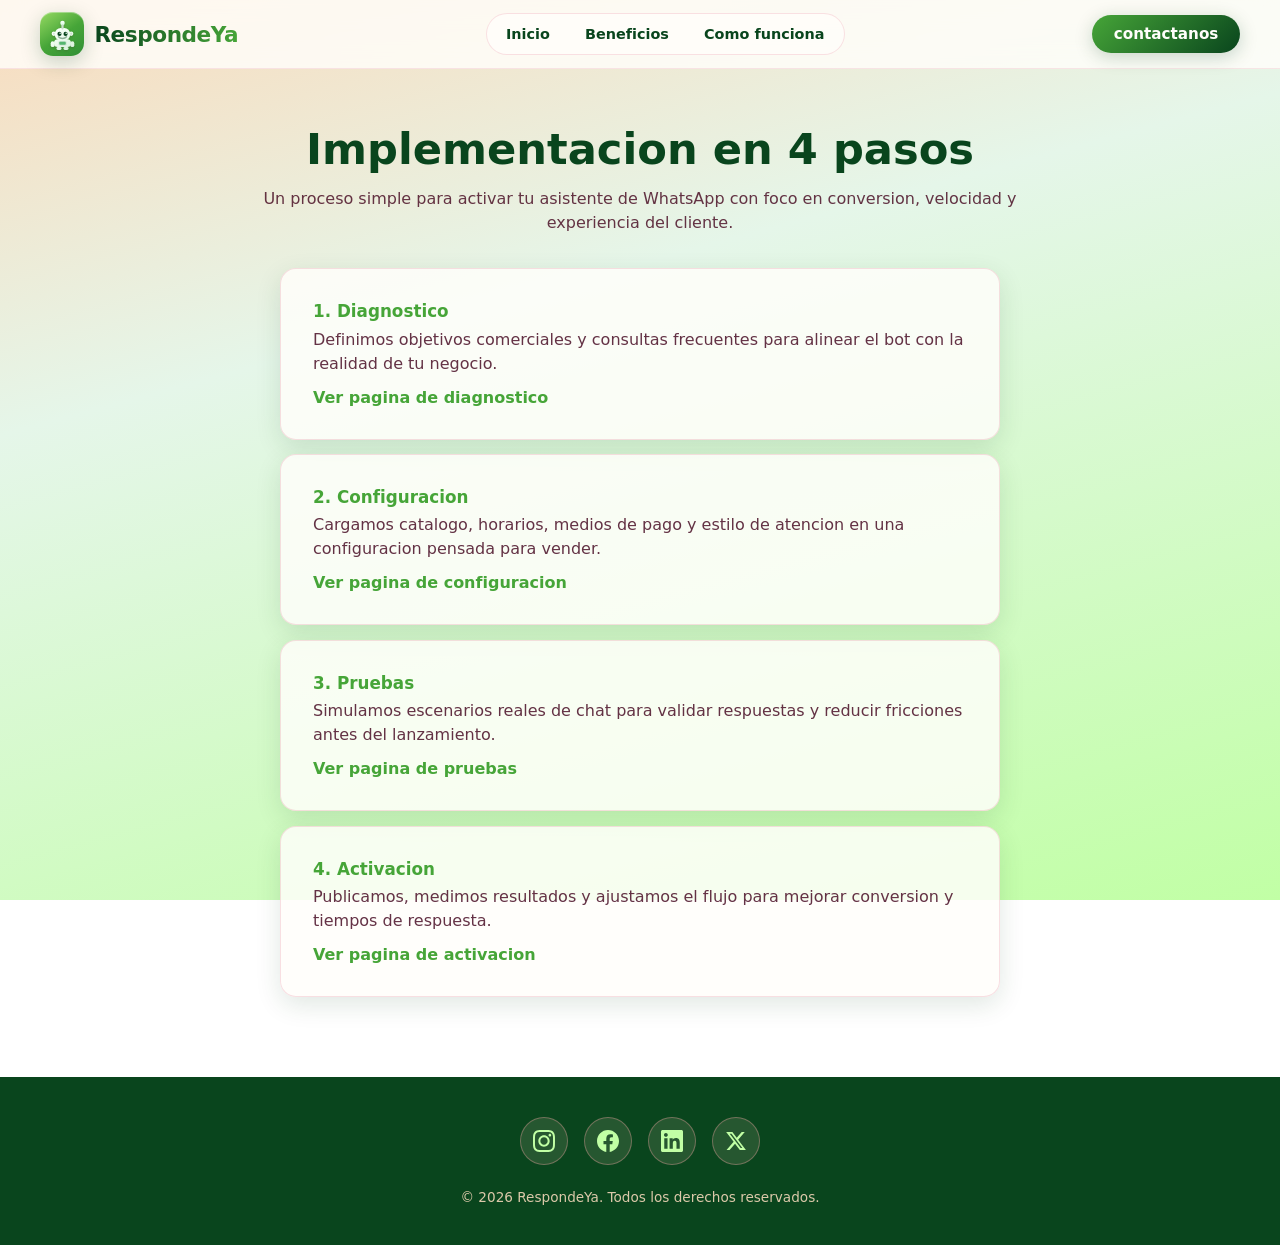
<file: como-funciona.html>
<!DOCTYPE html>
<html lang="es">
  <head>
    <meta charset="UTF-8" />
    <meta
      name="viewport"
      content="width=device-width, initial-scale=1.0, viewport-fit=cover"
    />
    <title>Como Funciona | RespondeYa</title>
    <link rel="stylesheet" href="styles.css" />
  </head>
  <body>
    <header class="site-header">
      <a href="index.html" class="logo-link" aria-label="RespondeYa inicio">
        <span class="logo-mark" aria-hidden="true">
          <svg class="logo-robot" viewBox="0 0 28 28" xmlns="http://www.w3.org/2000/svg">
            <defs>
              <linearGradient id="logo-robot-surface" x1="4" y1="2" x2="22" y2="27" gradientUnits="userSpaceOnUse">
                <stop offset="0%" stop-color="#ffffff" />
                <stop offset="42%" stop-color="#f4fff5" />
                <stop offset="100%" stop-color="#d9f0dd" />
              </linearGradient>
              <linearGradient id="logo-robot-antenna" x1="14" y1="1" x2="14" y2="7" gradientUnits="userSpaceOnUse">
                <stop offset="0%" stop-color="#ffffff" />
                <stop offset="100%" stop-color="#ccffd7" />
              </linearGradient>
            </defs>
            <rect x="3.35" y="20.15" width="3.55" height="5.25" rx="1.75" fill="url(#logo-robot-surface)" />
            <rect x="21.1" y="20.15" width="3.55" height="5.25" rx="1.75" fill="url(#logo-robot-surface)" />
            <rect x="8.55" y="25.32" width="4.55" height="2.58" rx="1.25" fill="url(#logo-robot-surface)" />
            <rect x="14.9" y="25.32" width="4.55" height="2.58" rx="1.25" fill="url(#logo-robot-surface)" />
            <rect x="6.35" y="18.35" width="15.3" height="6.95" rx="3.25" fill="url(#logo-robot-surface)" />
            <rect x="10.35" y="19.85" width="7.3" height="4.15" rx="1.2" fill="#09451d" opacity="0.11" />
            <rect x="11.05" y="20.55" width="5.9" height="2.75" rx="0.85" fill="#4bb267" opacity="0.92" />
            <rect x="7.05" y="8.05" width="13.9" height="11.35" rx="5.35" fill="url(#logo-robot-surface)" />
            <circle cx="6.15" cy="13.35" r="1.95" fill="url(#logo-robot-surface)" />
            <circle cx="6.15" cy="13.35" r="0.9" fill="#09451d" opacity="0.14" />
            <circle cx="21.85" cy="13.35" r="1.95" fill="url(#logo-robot-surface)" />
            <circle cx="21.85" cy="13.35" r="0.9" fill="#09451d" opacity="0.14" />
            <circle cx="14" cy="3.55" r="2.05" fill="url(#logo-robot-antenna)" />
            <path d="M14 5.65v2.85" stroke="#c9dfcc" stroke-width="2" stroke-linecap="round" />
            <circle cx="11.25" cy="13.45" r="1.85" fill="#09451d" />
            <circle cx="16.75" cy="13.45" r="1.85" fill="#09451d" />
            <circle cx="11.85" cy="12.95" r="0.68" fill="#ffffff" opacity="0.95" />
            <circle cx="17.35" cy="12.95" r="0.68" fill="#ffffff" opacity="0.95" />
            <path d="M10.35 16.05c1.35 1.55 2.85 1.55 3.65 1.55s2.3 0 3.65-1.55" fill="none" stroke="#09451d" stroke-opacity="0.42" stroke-width="1.18" stroke-linecap="round" />
          </svg>
        </span>
        <span class="logo-text">RespondeYa</span>
      </a>

      <details class="mobile-menu">
        <summary aria-label="Abrir menu de navegacion">
          <span class="hamburger-line"></span>
          <span class="hamburger-line"></span>
          <span class="hamburger-line"></span>
        </summary>
        <div class="mobile-menu-panel">
          <a href="index.html">Inicio</a>
          <a href="beneficios.html">Beneficios</a>
          <a href="como-funciona.html">Como funciona</a>
          <p class="mobile-menu-label">Etapas</p>
          <a href="diagnostico.html">Diagnostico</a>
          <a href="configuracion.html">Configuracion</a>
          <a href="pruebas.html">Pruebas</a>
          <a href="activacion.html">Activacion</a>
          <a class="mobile-menu-contact" href="contacto.html">contactanos</a>
        </div>
      </details>

      <nav class="main-nav" aria-label="Navegacion principal">
        <a href="index.html">Inicio</a>
        <a href="beneficios.html">Beneficios</a>
        <details class="menu-dropdown">
          <summary>Como funciona</summary>
          <div class="menu-dropdown-list">
            <a href="diagnostico.html">Diagnostico</a>
            <a href="configuracion.html">Configuracion</a>
            <a href="pruebas.html">Pruebas</a>
            <a href="activacion.html">Activacion</a>
          </div>
        </details>
      </nav>
      <a class="btn-header" href="contacto.html">contactanos</a>
    </header>

    <main class="inner-main">
      <section class="inner-hero reveal is-visible">
        <h1>Implementacion en 4 pasos</h1>
        <p>
          Un proceso simple para activar tu asistente de WhatsApp con foco en
          conversion, velocidad y experiencia del cliente.
        </p>
      </section>

      <section class="inner-stack">
        <article class="inner-step reveal is-visible">
          <h2>1. Diagnostico</h2>
          <p>
            Definimos objetivos comerciales y consultas frecuentes para alinear
            el bot con la realidad de tu negocio.
          </p>
          <a class="step-link" href="diagnostico.html">Ver pagina de diagnostico</a>
        </article>
        <article class="inner-step reveal is-visible">
          <h2>2. Configuracion</h2>
          <p>
            Cargamos catalogo, horarios, medios de pago y estilo de atencion en
            una configuracion pensada para vender.
          </p>
          <a class="step-link" href="configuracion.html">Ver pagina de configuracion</a>
        </article>
        <article class="inner-step reveal is-visible">
          <h2>3. Pruebas</h2>
          <p>
            Simulamos escenarios reales de chat para validar respuestas y reducir
            fricciones antes del lanzamiento.
          </p>
          <a class="step-link" href="pruebas.html">Ver pagina de pruebas</a>
        </article>
        <article class="inner-step reveal is-visible">
          <h2>4. Activacion</h2>
          <p>
            Publicamos, medimos resultados y ajustamos el flujo para mejorar
            conversion y tiempos de respuesta.
          </p>
          <a class="step-link" href="activacion.html">Ver pagina de activacion</a>
        </article>
      </section>
    </main>

    <footer class="site-footer">
      <nav class="social-row" aria-label="Redes sociales">
        <a href="#" aria-label="Instagram"><svg viewBox="0 0 24 24" aria-hidden="true"><path d="M12 2.163c3.204 0 3.584.012 4.85.07 3.252.148 4.771 1.691 4.919 4.919.058 1.265.069 1.645.069 4.849 0 3.205-.012 3.584-.069 4.849-.149 3.225-1.664 4.771-4.919 4.919-1.266.058-1.644.07-4.85.07-3.204 0-3.584-.012-4.849-.07-3.26-.149-4.771-1.699-4.919-4.92-.058-1.265-.07-1.644-.07-4.849 0-3.204.013-3.583.07-4.849.149-3.227 1.664-4.771 4.919-4.919 1.266-.057 1.645-.069 4.849-.069zm0-2.163c-3.259 0-3.667.014-4.947.072-4.358.2-6.78 2.618-6.98 6.98-.059 1.281-.073 1.689-.073 4.948 0 3.259.014 3.668.072 4.948.2 4.358 2.618 6.78 6.98 6.98 1.281.058 1.689.072 4.948.072 3.259 0 3.668-.014 4.948-.072 4.354-.2 6.782-2.618 6.979-6.98.059-1.28.073-1.689.073-4.948 0-3.259-.014-3.667-.072-4.947-.196-4.354-2.617-6.78-6.979-6.98-1.281-.059-1.69-.073-4.949-.073zm0 5.838c-3.403 0-6.162 2.759-6.162 6.162s2.759 6.163 6.162 6.163 6.162-2.759 6.162-6.163c0-3.403-2.759-6.162-6.162-6.162zm0 10.162c-2.209 0-4-1.79-4-4 0-2.209 1.791-4 4-4s4 1.791 4 4c0 2.21-1.791 4-4 4zm6.406-11.845c-.796 0-1.441.645-1.441 1.44s.645 1.44 1.441 1.44c.795 0 1.439-.645 1.439-1.44s-.644-1.44-1.439-1.44z"/></svg></a>
        <a href="#" aria-label="Facebook"><svg viewBox="0 0 24 24" aria-hidden="true"><path d="M24 12.073c0-6.627-5.373-12-12-12s-12 5.373-12 12c0 5.99 4.388 10.954 10.125 11.854v-8.385H7.078v-3.47h3.047V9.43c0-3.007 1.792-4.669 4.533-4.669 1.312 0 2.686.235 2.686.235v2.953H15.83c-1.491 0-1.956.925-1.956 1.874v2.25h3.328l-.532 3.47h-2.796v8.385C19.612 23.027 24 18.062 24 12.073z"/></svg></a>
        <a href="#" aria-label="LinkedIn"><svg viewBox="0 0 24 24" aria-hidden="true"><path d="M20.447 20.452h-3.554v-5.569c0-1.328-.027-3.037-1.852-3.037-1.853 0-2.136 1.445-2.136 2.939v5.667H9.351V9h3.414v1.561h.046c.477-.9 1.637-1.85 3.37-1.85 3.601 0 4.267 2.37 4.267 5.455v6.286zM5.337 7.433c-1.144 0-2.063-.926-2.063-2.065 0-1.138.92-2.063 2.063-2.063 1.14 0 2.064.925 2.064 2.063 0 1.139-.925 2.065-2.064 2.065zm1.782 13.019H3.555V9h3.564v11.452zM22.225 0H1.771C.792 0 0 .774 0 1.729v20.542C0 23.227.792 24 1.771 24h20.451C23.2 24 24 23.227 24 22.271V1.729C24 .774 23.2 0 22.222 0h.003z"/></svg></a>
        <a href="#" aria-label="X (Twitter)"><svg viewBox="0 0 24 24" aria-hidden="true"><path d="M18.244 2.25h3.308l-7.227 8.26 8.502 11.24H16.17l-5.214-6.817L4.99 21.75H1.68l7.73-8.835L1.254 2.25H8.08l4.713 6.231zm-1.161 17.52h1.833L7.084 4.126H5.117z"/></svg></a>
      </nav>
      <p class="footer-legal">
        © <span id="year"></span> RespondeYa. Todos los derechos reservados.
      </p>
    </footer>

    <script>
      document.getElementById("year").textContent = new Date().getFullYear();
    </script>
  </body>
</html>
</file>
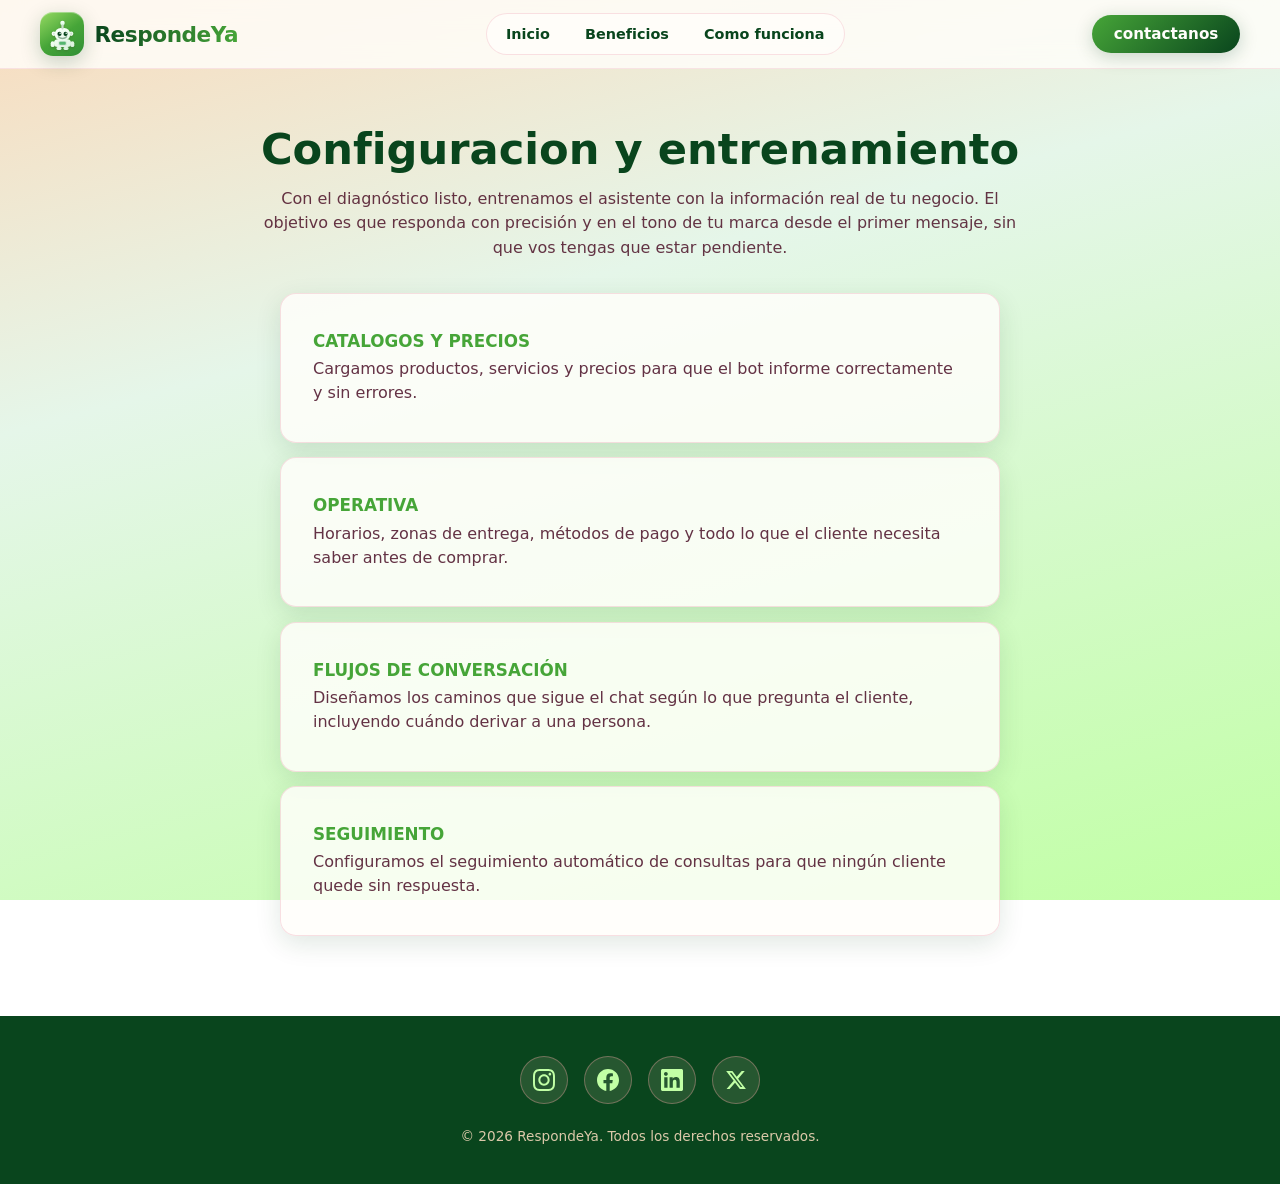
<file: configuracion.html>
<!DOCTYPE html>
<html lang="es">
  <head>
    <meta charset="UTF-8" />
    <meta name="viewport" content="width=device-width, initial-scale=1.0, viewport-fit=cover" />
    <title>Configuracion | RespondeYa</title>
    <link rel="stylesheet" href="styles.css" />
  </head>
  <body>
    <header class="site-header">
      <a href="index.html" class="logo-link" aria-label="RespondeYa inicio">
        <span class="logo-mark" aria-hidden="true">
          <svg class="logo-robot" viewBox="0 0 28 28" xmlns="http://www.w3.org/2000/svg">
            <defs>
              <linearGradient id="logo-robot-surface" x1="4" y1="2" x2="22" y2="27" gradientUnits="userSpaceOnUse">
                <stop offset="0%" stop-color="#ffffff" />
                <stop offset="42%" stop-color="#f4fff5" />
                <stop offset="100%" stop-color="#d9f0dd" />
              </linearGradient>
              <linearGradient id="logo-robot-antenna" x1="14" y1="1" x2="14" y2="7" gradientUnits="userSpaceOnUse">
                <stop offset="0%" stop-color="#ffffff" />
                <stop offset="100%" stop-color="#ccffd7" />
              </linearGradient>
            </defs>
            <rect x="3.35" y="20.15" width="3.55" height="5.25" rx="1.75" fill="url(#logo-robot-surface)" />
            <rect x="21.1" y="20.15" width="3.55" height="5.25" rx="1.75" fill="url(#logo-robot-surface)" />
            <rect x="8.55" y="25.32" width="4.55" height="2.58" rx="1.25" fill="url(#logo-robot-surface)" />
            <rect x="14.9" y="25.32" width="4.55" height="2.58" rx="1.25" fill="url(#logo-robot-surface)" />
            <rect x="6.35" y="18.35" width="15.3" height="6.95" rx="3.25" fill="url(#logo-robot-surface)" />
            <rect x="10.35" y="19.85" width="7.3" height="4.15" rx="1.2" fill="#09451d" opacity="0.11" />
            <rect x="11.05" y="20.55" width="5.9" height="2.75" rx="0.85" fill="#4bb267" opacity="0.92" />
            <rect x="7.05" y="8.05" width="13.9" height="11.35" rx="5.35" fill="url(#logo-robot-surface)" />
            <circle cx="6.15" cy="13.35" r="1.95" fill="url(#logo-robot-surface)" />
            <circle cx="6.15" cy="13.35" r="0.9" fill="#09451d" opacity="0.14" />
            <circle cx="21.85" cy="13.35" r="1.95" fill="url(#logo-robot-surface)" />
            <circle cx="21.85" cy="13.35" r="0.9" fill="#09451d" opacity="0.14" />
            <circle cx="14" cy="3.55" r="2.05" fill="url(#logo-robot-antenna)" />
            <path d="M14 5.65v2.85" stroke="#c9dfcc" stroke-width="2" stroke-linecap="round" />
            <circle cx="11.25" cy="13.45" r="1.85" fill="#09451d" />
            <circle cx="16.75" cy="13.45" r="1.85" fill="#09451d" />
            <circle cx="11.85" cy="12.95" r="0.68" fill="#ffffff" opacity="0.95" />
            <circle cx="17.35" cy="12.95" r="0.68" fill="#ffffff" opacity="0.95" />
            <path d="M10.35 16.05c1.35 1.55 2.85 1.55 3.65 1.55s2.3 0 3.65-1.55" fill="none" stroke="#09451d" stroke-opacity="0.42" stroke-width="1.18" stroke-linecap="round" />
          </svg>
        </span>
        <span class="logo-text">RespondeYa</span>
      </a>
      <details class="mobile-menu">
        <summary aria-label="Abrir menu de navegacion">
          <span class="hamburger-line"></span>
          <span class="hamburger-line"></span>
          <span class="hamburger-line"></span>
        </summary>
        <div class="mobile-menu-panel">
          <a href="index.html">Inicio</a>
          <a href="beneficios.html">Beneficios</a>
          <a href="como-funciona.html">Como funciona</a>
          <p class="mobile-menu-label">Etapas</p>
          <a href="diagnostico.html">Diagnostico</a>
          <a href="configuracion.html">Configuracion</a>
          <a href="pruebas.html">Pruebas</a>
          <a href="activacion.html">Activacion</a>
          <a class="mobile-menu-contact" href="contacto.html">contactanos</a>
        </div>
      </details>
      <nav class="main-nav" aria-label="Navegacion principal">
        <a href="index.html">Inicio</a>
        <a href="beneficios.html">Beneficios</a>
        <details class="menu-dropdown">
          <summary>Como funciona</summary>
          <div class="menu-dropdown-list">
            <a href="diagnostico.html">Diagnostico</a>
            <a href="configuracion.html">Configuracion</a>
            <a href="pruebas.html">Pruebas</a>
            <a href="activacion.html">Activacion</a>
          </div>
        </details>
      </nav>
      <a class="btn-header" href="contacto.html">contactanos</a>
    </header>

    <main class="inner-main">
      <section class="inner-hero reveal is-visible">
        <h1>Configuracion y entrenamiento</h1>
        <p>Con el diagnóstico listo, entrenamos el asistente con la información real de tu negocio. El objetivo es que responda con precisión y en el tono de tu marca desde el primer mensaje, sin que vos tengas que estar pendiente.
      </section>
      <section class="inner-stack">
        <article class="inner-step reveal is-visible">
          <h2>CATALOGOS Y PRECIOS</h2>
          <p>Cargamos productos, servicios y precios para que el bot informe correctamente y sin errores.</p>
        </article>
        <article class="inner-step reveal is-visible">
          <h2>OPERATIVA</h2>
          <p>Horarios, zonas de entrega, métodos de pago y todo lo que el cliente necesita saber antes de comprar.</p>
        </article>
        <article class="inner-step reveal is-visible">
          <h2>FLUJOS DE CONVERSACIÓN</h2>
          <p>Diseñamos los caminos que sigue el chat según lo que pregunta el cliente, incluyendo cuándo derivar a una persona.</p>
        </article>
        <article class="inner-step reveal is-visible">
          <h2>SEGUIMIENTO</h2>
          <p>Configuramos el seguimiento automático de consultas para que ningún cliente quede sin respuesta.</p>

      </section>
    </main>
    <footer class="site-footer">
      <nav class="social-row" aria-label="Redes sociales">
        <a href="#" aria-label="Instagram"><svg viewBox="0 0 24 24" aria-hidden="true"><path d="M12 2.163c3.204 0 3.584.012 4.85.07 3.252.148 4.771 1.691 4.919 4.919.058 1.265.069 1.645.069 4.849 0 3.205-.012 3.584-.069 4.849-.149 3.225-1.664 4.771-4.919 4.919-1.266.058-1.644.07-4.85.07-3.204 0-3.584-.012-4.849-.07-3.26-.149-4.771-1.699-4.919-4.92-.058-1.265-.07-1.644-.07-4.849 0-3.204.013-3.583.07-4.849.149-3.227 1.664-4.771 4.919-4.919 1.266-.057 1.645-.069 4.849-.069zm0-2.163c-3.259 0-3.667.014-4.947.072-4.358.2-6.78 2.618-6.98 6.98-.059 1.281-.073 1.689-.073 4.948 0 3.259.014 3.668.072 4.948.2 4.358 2.618 6.78 6.98 6.98 1.281.058 1.689.072 4.948.072 3.259 0 3.668-.014 4.948-.072 4.354-.2 6.782-2.618 6.979-6.98.059-1.28.073-1.689.073-4.948 0-3.259-.014-3.667-.072-4.947-.196-4.354-2.617-6.78-6.979-6.98-1.281-.059-1.69-.073-4.949-.073zm0 5.838c-3.403 0-6.162 2.759-6.162 6.162s2.759 6.163 6.162 6.163 6.162-2.759 6.162-6.163c0-3.403-2.759-6.162-6.162-6.162zm0 10.162c-2.209 0-4-1.79-4-4 0-2.209 1.791-4 4-4s4 1.791 4 4c0 2.21-1.791 4-4 4zm6.406-11.845c-.796 0-1.441.645-1.441 1.44s.645 1.44 1.441 1.44c.795 0 1.439-.645 1.439-1.44s-.644-1.44-1.439-1.44z"/></svg></a>
        <a href="#" aria-label="Facebook"><svg viewBox="0 0 24 24" aria-hidden="true"><path d="M24 12.073c0-6.627-5.373-12-12-12s-12 5.373-12 12c0 5.99 4.388 10.954 10.125 11.854v-8.385H7.078v-3.47h3.047V9.43c0-3.007 1.792-4.669 4.533-4.669 1.312 0 2.686.235 2.686.235v2.953H15.83c-1.491 0-1.956.925-1.956 1.874v2.25h3.328l-.532 3.47h-2.796v8.385C19.612 23.027 24 18.062 24 12.073z"/></svg></a>
        <a href="#" aria-label="LinkedIn"><svg viewBox="0 0 24 24" aria-hidden="true"><path d="M20.447 20.452h-3.554v-5.569c0-1.328-.027-3.037-1.852-3.037-1.853 0-2.136 1.445-2.136 2.939v5.667H9.351V9h3.414v1.561h.046c.477-.9 1.637-1.85 3.37-1.85 3.601 0 4.267 2.37 4.267 5.455v6.286zM5.337 7.433c-1.144 0-2.063-.926-2.063-2.065 0-1.138.92-2.063 2.063-2.063 1.14 0 2.064.925 2.064 2.063 0 1.139-.925 2.065-2.064 2.065zm1.782 13.019H3.555V9h3.564v11.452zM22.225 0H1.771C.792 0 0 .774 0 1.729v20.542C0 23.227.792 24 1.771 24h20.451C23.2 24 24 23.227 24 22.271V1.729C24 .774 23.2 0 22.222 0h.003z"/></svg></a>
        <a href="#" aria-label="X (Twitter)"><svg viewBox="0 0 24 24" aria-hidden="true"><path d="M18.244 2.25h3.308l-7.227 8.26 8.502 11.24H16.17l-5.214-6.817L4.99 21.75H1.68l7.73-8.835L1.254 2.25H8.08l4.713 6.231zm-1.161 17.52h1.833L7.084 4.126H5.117z"/></svg></a>
      </nav>
      <p class="footer-legal">© <span id="year"></span> RespondeYa. Todos los derechos reservados.</p>
    </footer>
    <script>document.getElementById("year").textContent = new Date().getFullYear();</script>
  </body>
</html>
</file>
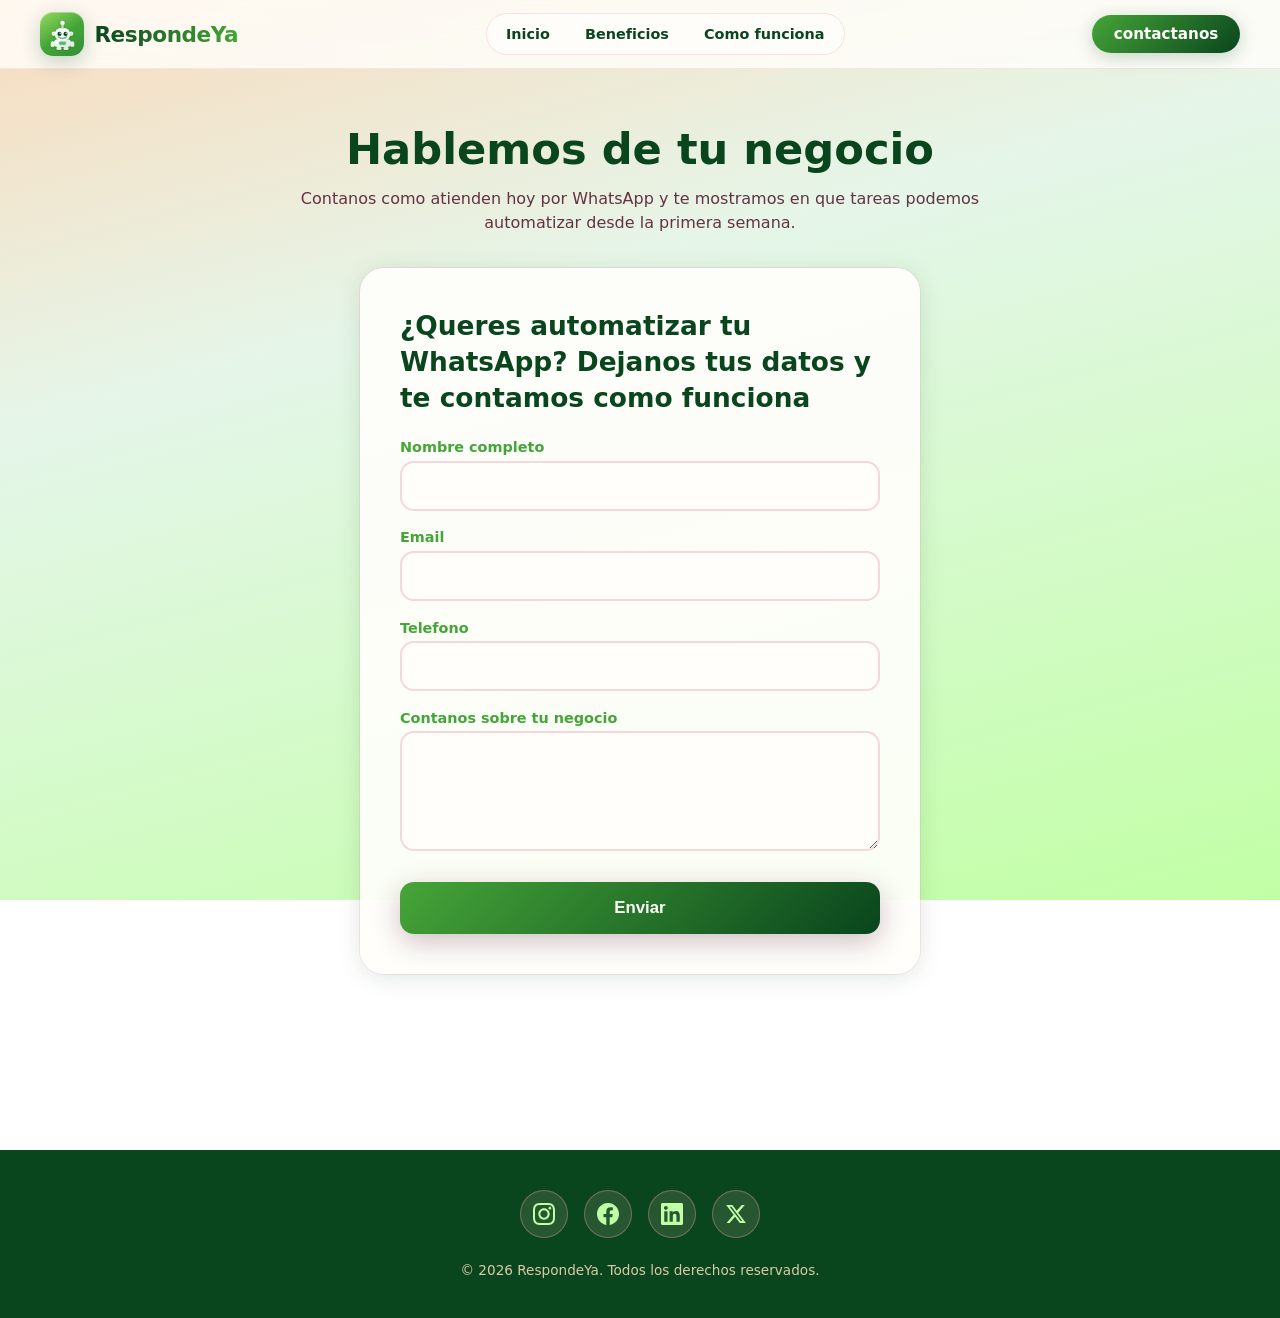
<file: contacto.html>
<!DOCTYPE html>
<html lang="es">
  <head>
    <meta charset="UTF-8" />
    <meta
      name="viewport"
      content="width=device-width, initial-scale=1.0, viewport-fit=cover"
    />
    <title>Contacto | RespondeYa</title>
    <link rel="stylesheet" href="styles.css" />
  </head>
  <body>
    <header class="site-header">
      <a href="index.html" class="logo-link" aria-label="RespondeYa inicio">
        <span class="logo-mark" aria-hidden="true">
          <svg class="logo-robot" viewBox="0 0 28 28" xmlns="http://www.w3.org/2000/svg">
            <defs>
              <linearGradient id="logo-robot-surface" x1="4" y1="2" x2="22" y2="27" gradientUnits="userSpaceOnUse">
                <stop offset="0%" stop-color="#ffffff" />
                <stop offset="42%" stop-color="#f4fff5" />
                <stop offset="100%" stop-color="#d9f0dd" />
              </linearGradient>
              <linearGradient id="logo-robot-antenna" x1="14" y1="1" x2="14" y2="7" gradientUnits="userSpaceOnUse">
                <stop offset="0%" stop-color="#ffffff" />
                <stop offset="100%" stop-color="#ccffd7" />
              </linearGradient>
            </defs>
            <rect x="3.35" y="20.15" width="3.55" height="5.25" rx="1.75" fill="url(#logo-robot-surface)" />
            <rect x="21.1" y="20.15" width="3.55" height="5.25" rx="1.75" fill="url(#logo-robot-surface)" />
            <rect x="8.55" y="25.32" width="4.55" height="2.58" rx="1.25" fill="url(#logo-robot-surface)" />
            <rect x="14.9" y="25.32" width="4.55" height="2.58" rx="1.25" fill="url(#logo-robot-surface)" />
            <rect x="6.35" y="18.35" width="15.3" height="6.95" rx="3.25" fill="url(#logo-robot-surface)" />
            <rect x="10.35" y="19.85" width="7.3" height="4.15" rx="1.2" fill="#09451d" opacity="0.11" />
            <rect x="11.05" y="20.55" width="5.9" height="2.75" rx="0.85" fill="#4bb267" opacity="0.92" />
            <rect x="7.05" y="8.05" width="13.9" height="11.35" rx="5.35" fill="url(#logo-robot-surface)" />
            <circle cx="6.15" cy="13.35" r="1.95" fill="url(#logo-robot-surface)" />
            <circle cx="6.15" cy="13.35" r="0.9" fill="#09451d" opacity="0.14" />
            <circle cx="21.85" cy="13.35" r="1.95" fill="url(#logo-robot-surface)" />
            <circle cx="21.85" cy="13.35" r="0.9" fill="#09451d" opacity="0.14" />
            <circle cx="14" cy="3.55" r="2.05" fill="url(#logo-robot-antenna)" />
            <path d="M14 5.65v2.85" stroke="#c9dfcc" stroke-width="2" stroke-linecap="round" />
            <circle cx="11.25" cy="13.45" r="1.85" fill="#09451d" />
            <circle cx="16.75" cy="13.45" r="1.85" fill="#09451d" />
            <circle cx="11.85" cy="12.95" r="0.68" fill="#ffffff" opacity="0.95" />
            <circle cx="17.35" cy="12.95" r="0.68" fill="#ffffff" opacity="0.95" />
            <path d="M10.35 16.05c1.35 1.55 2.85 1.55 3.65 1.55s2.3 0 3.65-1.55" fill="none" stroke="#09451d" stroke-opacity="0.42" stroke-width="1.18" stroke-linecap="round" />
          </svg>
        </span>
        <span class="logo-text">RespondeYa</span>
      </a>

      <details class="mobile-menu">
        <summary aria-label="Abrir menu de navegacion">
          <span class="hamburger-line"></span>
          <span class="hamburger-line"></span>
          <span class="hamburger-line"></span>
        </summary>
        <div class="mobile-menu-panel">
          <a href="index.html">Inicio</a>
          <a href="beneficios.html">Beneficios</a>
          <a href="como-funciona.html">Como funciona</a>
          <p class="mobile-menu-label">Etapas</p>
          <a href="diagnostico.html">Diagnostico</a>
          <a href="configuracion.html">Configuracion</a>
          <a href="pruebas.html">Pruebas</a>
          <a href="activacion.html">Activacion</a>
          <a class="mobile-menu-contact" href="contacto.html">contactanos</a>
        </div>
      </details>

      <nav class="main-nav" aria-label="Navegacion principal">
        <a href="index.html">Inicio</a>
        <a href="beneficios.html">Beneficios</a>
        <details class="menu-dropdown">
          <summary>Como funciona</summary>
          <div class="menu-dropdown-list">
            <a href="diagnostico.html">Diagnostico</a>
            <a href="configuracion.html">Configuracion</a>
            <a href="pruebas.html">Pruebas</a>
            <a href="activacion.html">Activacion</a>
          </div>
        </details>
      </nav>
      <a class="btn-header" href="contacto.html">contactanos</a>
    </header>

    <main class="inner-main">
      <section class="inner-hero reveal is-visible">
        <h1>Hablemos de tu negocio</h1>
        <p>
          Contanos como atienden hoy por WhatsApp y te mostramos en que tareas
          podemos automatizar desde la primera semana.
        </p>
      </section>

      <section class="contact-section" aria-labelledby="contact-title">
        <div class="contact-card reveal is-visible">
          <h2 id="contact-title">
            ¿Queres automatizar tu WhatsApp? 
            Dejanos tus datos y te contamos como
            funciona
          </h2>
          <form class="contact-form" action="#" method="post">
            <div class="field">
              <label for="nombre">Nombre completo</label>
              <input id="nombre" name="nombre" type="text" autocomplete="name" required />
            </div>
            <div class="field">
              <label for="email">Email</label>
              <input id="email" name="email" type="email" autocomplete="email" required />
            </div>
            <div class="field">
              <label for="telefono">Telefono</label>
              <input id="telefono" name="telefono" type="tel" autocomplete="tel" inputmode="numeric" pattern="[0-9]+" title="Ingresá solo números" required />
            </div>
            <div class="field">
              <label for="negocio">Contanos sobre tu negocio</label>
              <textarea id="negocio" name="negocio" rows="4" required></textarea>
            </div>
            <button type="submit" class="btn-submit">Enviar</button>
          </form>
        </div>
      </section>
    </main>

    <footer class="site-footer">
      <nav class="social-row" aria-label="Redes sociales">
        <a href="#" aria-label="Instagram"><svg viewBox="0 0 24 24" aria-hidden="true"><path d="M12 2.163c3.204 0 3.584.012 4.85.07 3.252.148 4.771 1.691 4.919 4.919.058 1.265.069 1.645.069 4.849 0 3.205-.012 3.584-.069 4.849-.149 3.225-1.664 4.771-4.919 4.919-1.266.058-1.644.07-4.85.07-3.204 0-3.584-.012-4.849-.07-3.26-.149-4.771-1.699-4.919-4.92-.058-1.265-.07-1.644-.07-4.849 0-3.204.013-3.583.07-4.849.149-3.227 1.664-4.771 4.919-4.919 1.266-.057 1.645-.069 4.849-.069zm0-2.163c-3.259 0-3.667.014-4.947.072-4.358.2-6.78 2.618-6.98 6.98-.059 1.281-.073 1.689-.073 4.948 0 3.259.014 3.668.072 4.948.2 4.358 2.618 6.78 6.98 6.98 1.281.058 1.689.072 4.948.072 3.259 0 3.668-.014 4.948-.072 4.354-.2 6.782-2.618 6.979-6.98.059-1.28.073-1.689.073-4.948 0-3.259-.014-3.667-.072-4.947-.196-4.354-2.617-6.78-6.979-6.98-1.281-.059-1.69-.073-4.949-.073zm0 5.838c-3.403 0-6.162 2.759-6.162 6.162s2.759 6.163 6.162 6.163 6.162-2.759 6.162-6.163c0-3.403-2.759-6.162-6.162-6.162zm0 10.162c-2.209 0-4-1.79-4-4 0-2.209 1.791-4 4-4s4 1.791 4 4c0 2.21-1.791 4-4 4zm6.406-11.845c-.796 0-1.441.645-1.441 1.44s.645 1.44 1.441 1.44c.795 0 1.439-.645 1.439-1.44s-.644-1.44-1.439-1.44z"/></svg></a>
        <a href="#" aria-label="Facebook"><svg viewBox="0 0 24 24" aria-hidden="true"><path d="M24 12.073c0-6.627-5.373-12-12-12s-12 5.373-12 12c0 5.99 4.388 10.954 10.125 11.854v-8.385H7.078v-3.47h3.047V9.43c0-3.007 1.792-4.669 4.533-4.669 1.312 0 2.686.235 2.686.235v2.953H15.83c-1.491 0-1.956.925-1.956 1.874v2.25h3.328l-.532 3.47h-2.796v8.385C19.612 23.027 24 18.062 24 12.073z"/></svg></a>
        <a href="#" aria-label="LinkedIn"><svg viewBox="0 0 24 24" aria-hidden="true"><path d="M20.447 20.452h-3.554v-5.569c0-1.328-.027-3.037-1.852-3.037-1.853 0-2.136 1.445-2.136 2.939v5.667H9.351V9h3.414v1.561h.046c.477-.9 1.637-1.85 3.37-1.85 3.601 0 4.267 2.37 4.267 5.455v6.286zM5.337 7.433c-1.144 0-2.063-.926-2.063-2.065 0-1.138.92-2.063 2.063-2.063 1.14 0 2.064.925 2.064 2.063 0 1.139-.925 2.065-2.064 2.065zm1.782 13.019H3.555V9h3.564v11.452zM22.225 0H1.771C.792 0 0 .774 0 1.729v20.542C0 23.227.792 24 1.771 24h20.451C23.2 24 24 23.227 24 22.271V1.729C24 .774 23.2 0 22.222 0h.003z"/></svg></a>
        <a href="#" aria-label="X (Twitter)"><svg viewBox="0 0 24 24" aria-hidden="true"><path d="M18.244 2.25h3.308l-7.227 8.26 8.502 11.24H16.17l-5.214-6.817L4.99 21.75H1.68l7.73-8.835L1.254 2.25H8.08l4.713 6.231zm-1.161 17.52h1.833L7.084 4.126H5.117z"/></svg></a>
      </nav>
      <p class="footer-legal">
        © <span id="year"></span> RespondeYa. Todos los derechos reservados.
      </p>
    </footer>

    <script>
      document.getElementById("year").textContent = new Date().getFullYear();
    </script>
  </body>
</html>
</file>
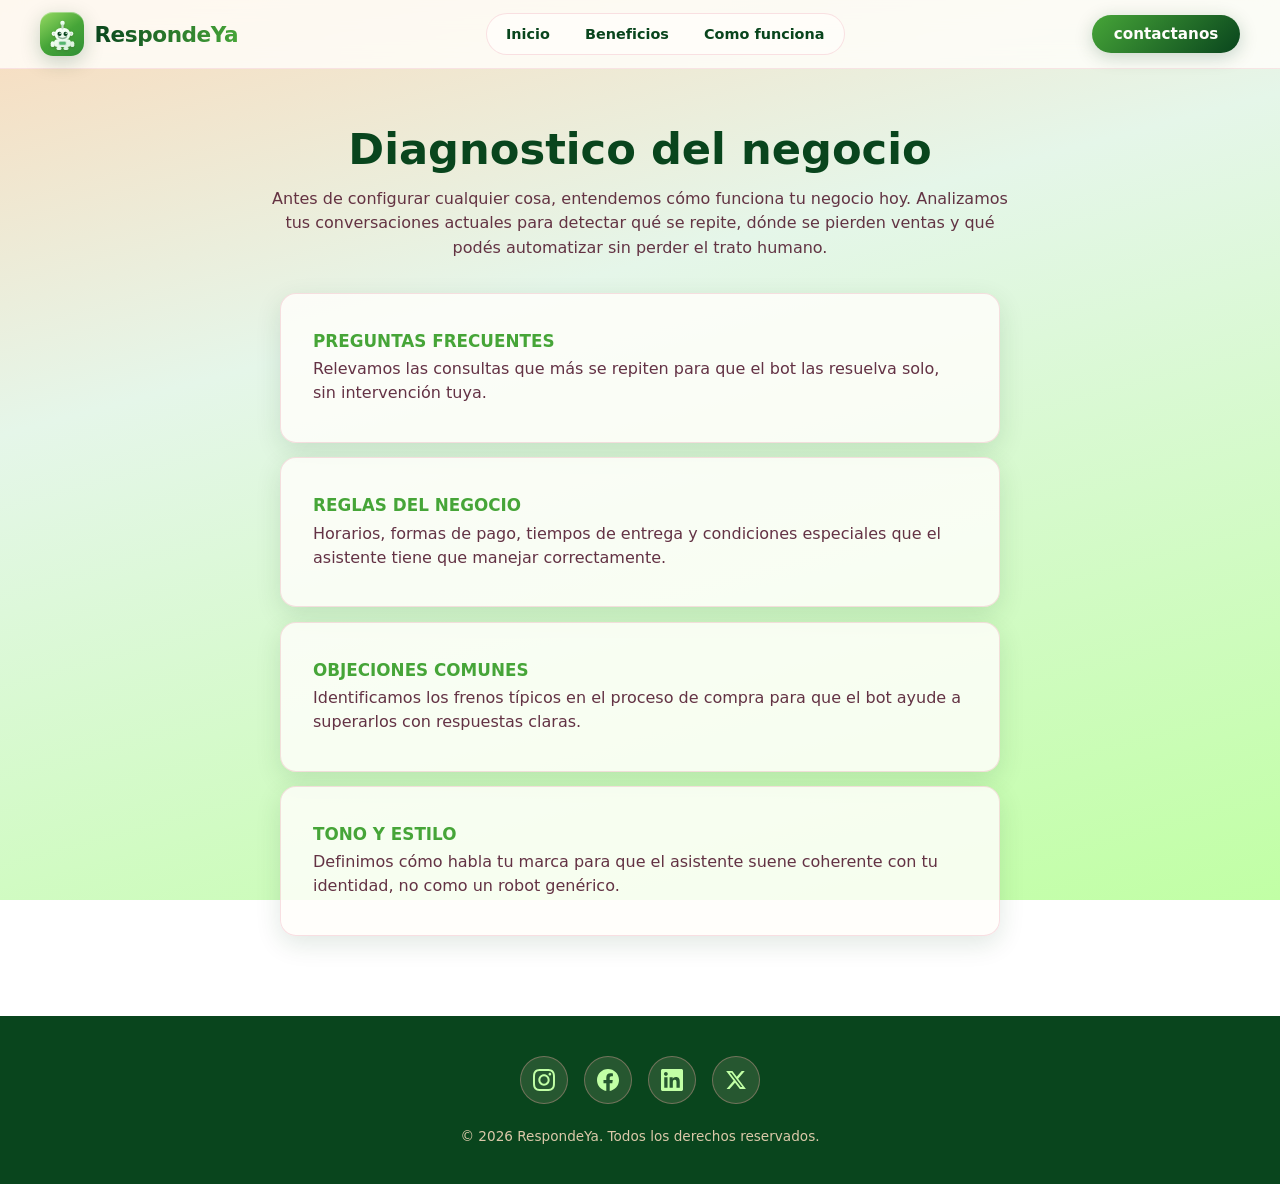
<file: diagnostico.html>
<!DOCTYPE html>
<html lang="es">
  <head>
    <meta charset="UTF-8" />
    <meta name="viewport" content="width=device-width, initial-scale=1.0, viewport-fit=cover" />
    <title>Diagnostico | RespondeYa</title>
    <link rel="stylesheet" href="styles.css" />
  </head>
  <body>
    <header class="site-header">
      <a href="index.html" class="logo-link" aria-label="RespondeYa inicio">
        <span class="logo-mark" aria-hidden="true">
          <svg class="logo-robot" viewBox="0 0 28 28" xmlns="http://www.w3.org/2000/svg">
            <defs>
              <linearGradient id="logo-robot-surface" x1="4" y1="2" x2="22" y2="27" gradientUnits="userSpaceOnUse">
                <stop offset="0%" stop-color="#ffffff" />
                <stop offset="42%" stop-color="#f4fff5" />
                <stop offset="100%" stop-color="#d9f0dd" />
              </linearGradient>
              <linearGradient id="logo-robot-antenna" x1="14" y1="1" x2="14" y2="7" gradientUnits="userSpaceOnUse">
                <stop offset="0%" stop-color="#ffffff" />
                <stop offset="100%" stop-color="#ccffd7" />
              </linearGradient>
            </defs>
            <rect x="3.35" y="20.15" width="3.55" height="5.25" rx="1.75" fill="url(#logo-robot-surface)" />
            <rect x="21.1" y="20.15" width="3.55" height="5.25" rx="1.75" fill="url(#logo-robot-surface)" />
            <rect x="8.55" y="25.32" width="4.55" height="2.58" rx="1.25" fill="url(#logo-robot-surface)" />
            <rect x="14.9" y="25.32" width="4.55" height="2.58" rx="1.25" fill="url(#logo-robot-surface)" />
            <rect x="6.35" y="18.35" width="15.3" height="6.95" rx="3.25" fill="url(#logo-robot-surface)" />
            <rect x="10.35" y="19.85" width="7.3" height="4.15" rx="1.2" fill="#09451d" opacity="0.11" />
            <rect x="11.05" y="20.55" width="5.9" height="2.75" rx="0.85" fill="#4bb267" opacity="0.92" />
            <rect x="7.05" y="8.05" width="13.9" height="11.35" rx="5.35" fill="url(#logo-robot-surface)" />
            <circle cx="6.15" cy="13.35" r="1.95" fill="url(#logo-robot-surface)" />
            <circle cx="6.15" cy="13.35" r="0.9" fill="#09451d" opacity="0.14" />
            <circle cx="21.85" cy="13.35" r="1.95" fill="url(#logo-robot-surface)" />
            <circle cx="21.85" cy="13.35" r="0.9" fill="#09451d" opacity="0.14" />
            <circle cx="14" cy="3.55" r="2.05" fill="url(#logo-robot-antenna)" />
            <path d="M14 5.65v2.85" stroke="#c9dfcc" stroke-width="2" stroke-linecap="round" />
            <circle cx="11.25" cy="13.45" r="1.85" fill="#09451d" />
            <circle cx="16.75" cy="13.45" r="1.85" fill="#09451d" />
            <circle cx="11.85" cy="12.95" r="0.68" fill="#ffffff" opacity="0.95" />
            <circle cx="17.35" cy="12.95" r="0.68" fill="#ffffff" opacity="0.95" />
            <path d="M10.35 16.05c1.35 1.55 2.85 1.55 3.65 1.55s2.3 0 3.65-1.55" fill="none" stroke="#09451d" stroke-opacity="0.42" stroke-width="1.18" stroke-linecap="round" />
          </svg>
        </span>
        <span class="logo-text">RespondeYa</span>
      </a>
      <details class="mobile-menu">
        <summary aria-label="Abrir menu de navegacion">
          <span class="hamburger-line"></span>
          <span class="hamburger-line"></span>
          <span class="hamburger-line"></span>
        </summary>
        <div class="mobile-menu-panel">
          <a href="index.html">Inicio</a>
          <a href="beneficios.html">Beneficios</a>
          <a href="como-funciona.html">Como funciona</a>
          <p class="mobile-menu-label">Etapas</p>
          <a href="diagnostico.html">Diagnostico</a>
          <a href="configuracion.html">Configuracion</a>
          <a href="pruebas.html">Pruebas</a>
          <a href="activacion.html">Activacion</a>
          <a class="mobile-menu-contact" href="contacto.html">contactanos</a>
        </div>
      </details>
      <nav class="main-nav" aria-label="Navegacion principal">
        <a href="index.html">Inicio</a>
        <a href="beneficios.html">Beneficios</a>
        <details class="menu-dropdown">
          <summary>Como funciona</summary>
          <div class="menu-dropdown-list">
            <a href="diagnostico.html">Diagnostico</a>
            <a href="configuracion.html">Configuracion</a>
            <a href="pruebas.html">Pruebas</a>
            <a href="activacion.html">Activacion</a>
          </div>
        </details>
      </nav>
      <a class="btn-header" href="contacto.html">contactanos</a>
    </header>

    <main class="inner-main">
      <section class="inner-hero reveal is-visible">
        <h1>Diagnostico del negocio</h1>
        <p>Antes de configurar cualquier cosa, entendemos cómo funciona tu negocio hoy. Analizamos tus conversaciones actuales para detectar qué se repite, dónde se pierden ventas y qué podés automatizar sin perder el trato humano.</p>
      </section>
      <section class="inner-stack">
        <article class="inner-step reveal is-visible">
          <h2>PREGUNTAS FRECUENTES</h2>
          <p>Relevamos las consultas que más se repiten para que el bot las resuelva solo, sin intervención tuya.</p>
        </article>
        <article class="inner-step reveal is-visible">
          <h2>REGLAS DEL NEGOCIO</h2>
          <p>Horarios, formas de pago, tiempos de entrega y condiciones especiales que el asistente tiene que manejar correctamente.</p>
        </article>
        <article class="inner-step reveal is-visible">
          <h2>OBJECIONES COMUNES</h2>
          <p>Identificamos los frenos típicos en el proceso de compra para que el bot ayude a superarlos con respuestas claras.</p>
        </article>
        <article class="inner-step reveal is-visible">
          <h2>TONO Y ESTILO</h2>
          <p>Definimos cómo habla tu marca para que el asistente suene coherente con tu identidad, no como un robot genérico. </p>
      </section>
    </main>
    <footer class="site-footer">
      <nav class="social-row" aria-label="Redes sociales">
        <a href="#" aria-label="Instagram"><svg viewBox="0 0 24 24" aria-hidden="true"><path d="M12 2.163c3.204 0 3.584.012 4.85.07 3.252.148 4.771 1.691 4.919 4.919.058 1.265.069 1.645.069 4.849 0 3.205-.012 3.584-.069 4.849-.149 3.225-1.664 4.771-4.919 4.919-1.266.058-1.644.07-4.85.07-3.204 0-3.584-.012-4.849-.07-3.26-.149-4.771-1.699-4.919-4.92-.058-1.265-.07-1.644-.07-4.849 0-3.204.013-3.583.07-4.849.149-3.227 1.664-4.771 4.919-4.919 1.266-.057 1.645-.069 4.849-.069zm0-2.163c-3.259 0-3.667.014-4.947.072-4.358.2-6.78 2.618-6.98 6.98-.059 1.281-.073 1.689-.073 4.948 0 3.259.014 3.668.072 4.948.2 4.358 2.618 6.78 6.98 6.98 1.281.058 1.689.072 4.948.072 3.259 0 3.668-.014 4.948-.072 4.354-.2 6.782-2.618 6.979-6.98.059-1.28.073-1.689.073-4.948 0-3.259-.014-3.667-.072-4.947-.196-4.354-2.617-6.78-6.979-6.98-1.281-.059-1.69-.073-4.949-.073zm0 5.838c-3.403 0-6.162 2.759-6.162 6.162s2.759 6.163 6.162 6.163 6.162-2.759 6.162-6.163c0-3.403-2.759-6.162-6.162-6.162zm0 10.162c-2.209 0-4-1.79-4-4 0-2.209 1.791-4 4-4s4 1.791 4 4c0 2.21-1.791 4-4 4zm6.406-11.845c-.796 0-1.441.645-1.441 1.44s.645 1.44 1.441 1.44c.795 0 1.439-.645 1.439-1.44s-.644-1.44-1.439-1.44z"/></svg></a>
        <a href="#" aria-label="Facebook"><svg viewBox="0 0 24 24" aria-hidden="true"><path d="M24 12.073c0-6.627-5.373-12-12-12s-12 5.373-12 12c0 5.99 4.388 10.954 10.125 11.854v-8.385H7.078v-3.47h3.047V9.43c0-3.007 1.792-4.669 4.533-4.669 1.312 0 2.686.235 2.686.235v2.953H15.83c-1.491 0-1.956.925-1.956 1.874v2.25h3.328l-.532 3.47h-2.796v8.385C19.612 23.027 24 18.062 24 12.073z"/></svg></a>
        <a href="#" aria-label="LinkedIn"><svg viewBox="0 0 24 24" aria-hidden="true"><path d="M20.447 20.452h-3.554v-5.569c0-1.328-.027-3.037-1.852-3.037-1.853 0-2.136 1.445-2.136 2.939v5.667H9.351V9h3.414v1.561h.046c.477-.9 1.637-1.85 3.37-1.85 3.601 0 4.267 2.37 4.267 5.455v6.286zM5.337 7.433c-1.144 0-2.063-.926-2.063-2.065 0-1.138.92-2.063 2.063-2.063 1.14 0 2.064.925 2.064 2.063 0 1.139-.925 2.065-2.064 2.065zm1.782 13.019H3.555V9h3.564v11.452zM22.225 0H1.771C.792 0 0 .774 0 1.729v20.542C0 23.227.792 24 1.771 24h20.451C23.2 24 24 23.227 24 22.271V1.729C24 .774 23.2 0 22.222 0h.003z"/></svg></a>
        <a href="#" aria-label="X (Twitter)"><svg viewBox="0 0 24 24" aria-hidden="true"><path d="M18.244 2.25h3.308l-7.227 8.26 8.502 11.24H16.17l-5.214-6.817L4.99 21.75H1.68l7.73-8.835L1.254 2.25H8.08l4.713 6.231zm-1.161 17.52h1.833L7.084 4.126H5.117z"/></svg></a>
      </nav>
      <p class="footer-legal">© <span id="year"></span> RespondeYa. Todos los derechos reservados.</p>
    </footer>
    <script>document.getElementById("year").textContent = new Date().getFullYear();</script>
  </body>
</html>
</file>
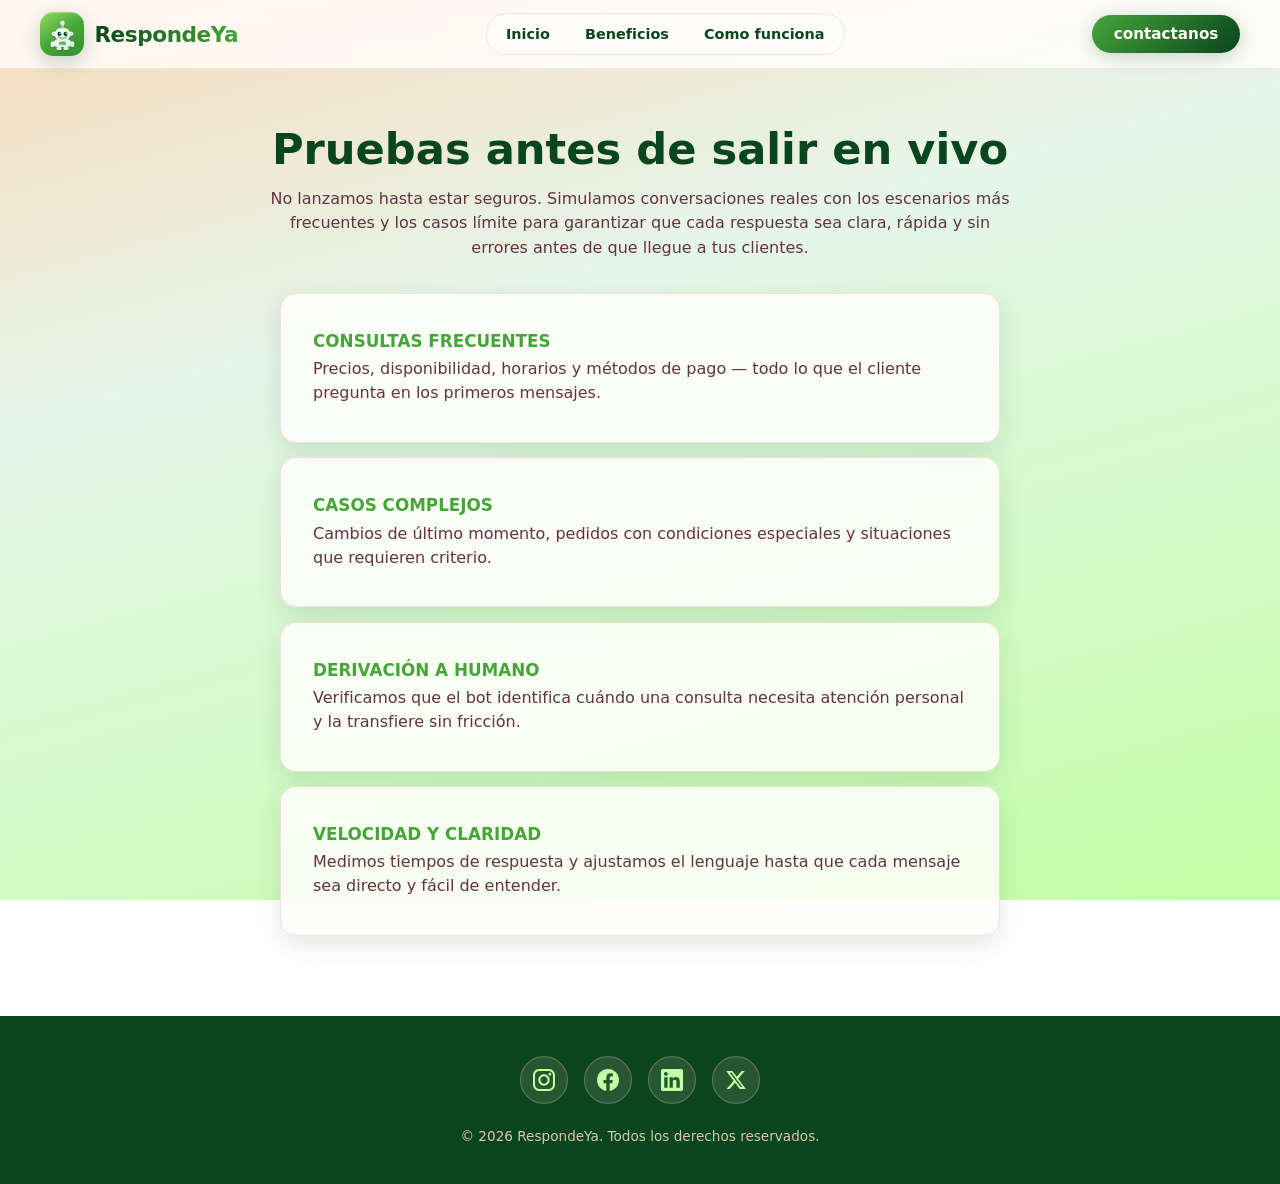
<file: pruebas.html>
<!DOCTYPE html>
<html lang="es">
  <head>
    <meta charset="UTF-8" />
    <meta name="viewport" content="width=device-width, initial-scale=1.0, viewport-fit=cover" />
    <title>Pruebas | RespondeYa</title>
    <link rel="stylesheet" href="styles.css" />
  </head>
  <body>
    <header class="site-header">
      <a href="index.html" class="logo-link" aria-label="RespondeYa inicio">
        <span class="logo-mark" aria-hidden="true">
          <svg class="logo-robot" viewBox="0 0 28 28" xmlns="http://www.w3.org/2000/svg">
            <defs>
              <linearGradient id="logo-robot-surface" x1="4" y1="2" x2="22" y2="27" gradientUnits="userSpaceOnUse">
                <stop offset="0%" stop-color="#ffffff" />
                <stop offset="42%" stop-color="#f4fff5" />
                <stop offset="100%" stop-color="#d9f0dd" />
              </linearGradient>
              <linearGradient id="logo-robot-antenna" x1="14" y1="1" x2="14" y2="7" gradientUnits="userSpaceOnUse">
                <stop offset="0%" stop-color="#ffffff" />
                <stop offset="100%" stop-color="#ccffd7" />
              </linearGradient>
            </defs>
            <rect x="3.35" y="20.15" width="3.55" height="5.25" rx="1.75" fill="url(#logo-robot-surface)" />
            <rect x="21.1" y="20.15" width="3.55" height="5.25" rx="1.75" fill="url(#logo-robot-surface)" />
            <rect x="8.55" y="25.32" width="4.55" height="2.58" rx="1.25" fill="url(#logo-robot-surface)" />
            <rect x="14.9" y="25.32" width="4.55" height="2.58" rx="1.25" fill="url(#logo-robot-surface)" />
            <rect x="6.35" y="18.35" width="15.3" height="6.95" rx="3.25" fill="url(#logo-robot-surface)" />
            <rect x="10.35" y="19.85" width="7.3" height="4.15" rx="1.2" fill="#09451d" opacity="0.11" />
            <rect x="11.05" y="20.55" width="5.9" height="2.75" rx="0.85" fill="#4bb267" opacity="0.92" />
            <rect x="7.05" y="8.05" width="13.9" height="11.35" rx="5.35" fill="url(#logo-robot-surface)" />
            <circle cx="6.15" cy="13.35" r="1.95" fill="url(#logo-robot-surface)" />
            <circle cx="6.15" cy="13.35" r="0.9" fill="#09451d" opacity="0.14" />
            <circle cx="21.85" cy="13.35" r="1.95" fill="url(#logo-robot-surface)" />
            <circle cx="21.85" cy="13.35" r="0.9" fill="#09451d" opacity="0.14" />
            <circle cx="14" cy="3.55" r="2.05" fill="url(#logo-robot-antenna)" />
            <path d="M14 5.65v2.85" stroke="#c9dfcc" stroke-width="2" stroke-linecap="round" />
            <circle cx="11.25" cy="13.45" r="1.85" fill="#09451d" />
            <circle cx="16.75" cy="13.45" r="1.85" fill="#09451d" />
            <circle cx="11.85" cy="12.95" r="0.68" fill="#ffffff" opacity="0.95" />
            <circle cx="17.35" cy="12.95" r="0.68" fill="#ffffff" opacity="0.95" />
            <path d="M10.35 16.05c1.35 1.55 2.85 1.55 3.65 1.55s2.3 0 3.65-1.55" fill="none" stroke="#09451d" stroke-opacity="0.42" stroke-width="1.18" stroke-linecap="round" />
          </svg>
        </span>
        <span class="logo-text">RespondeYa</span>
      </a>
      <details class="mobile-menu">
        <summary aria-label="Abrir menu de navegacion">
          <span class="hamburger-line"></span>
          <span class="hamburger-line"></span>
          <span class="hamburger-line"></span>
        </summary>
        <div class="mobile-menu-panel">
          <a href="index.html">Inicio</a>
          <a href="beneficios.html">Beneficios</a>
          <a href="como-funciona.html">Como funciona</a>
          <p class="mobile-menu-label">Etapas</p>
          <a href="diagnostico.html">Diagnostico</a>
          <a href="configuracion.html">Configuracion</a>
          <a href="pruebas.html">Pruebas</a>
          <a href="activacion.html">Activacion</a>
          <a class="mobile-menu-contact" href="contacto.html">contactanos</a>
        </div>
      </details>
      <nav class="main-nav" aria-label="Navegacion principal">
        <a href="index.html">Inicio</a>
        <a href="beneficios.html">Beneficios</a>
        <details class="menu-dropdown">
          <summary>Como funciona</summary>
          <div class="menu-dropdown-list">
            <a href="diagnostico.html">Diagnostico</a>
            <a href="configuracion.html">Configuracion</a>
            <a href="pruebas.html">Pruebas</a>
            <a href="activacion.html">Activacion</a>
          </div>
        </details>
      </nav>
      <a class="btn-header" href="contacto.html">contactanos</a>
    </header>

    <main class="inner-main">
      <section class="inner-hero reveal is-visible">
        <h1>Pruebas antes de salir en vivo</h1>
        <p>No lanzamos hasta estar seguros. Simulamos conversaciones reales con los escenarios más frecuentes y los casos límite para garantizar que cada respuesta sea clara, rápida y sin errores antes de que llegue a tus clientes.</p>
      </section>
      <section class="inner-stack">
        <article class="inner-step reveal is-visible">
          <h2>CONSULTAS FRECUENTES</h2>
          <p>Precios, disponibilidad, horarios y métodos de pago — todo lo que el cliente pregunta en los primeros mensajes.</p>
        </article>
        <article class="inner-step reveal is-visible">
          <h2>CASOS COMPLEJOS</h2>
          <p>Cambios de último momento, pedidos con condiciones especiales y situaciones que requieren criterio.</p>
        </article>
        <article class="inner-step reveal is-visible">
          <h2>DERIVACIÓN A HUMANO</h2>
          <p>Verificamos que el bot identifica cuándo una consulta necesita atención personal y la transfiere sin fricción.</p>
        </article>
        <article class="inner-step reveal is-visible">
          <h2>VELOCIDAD Y CLARIDAD</h2>
          <p>Medimos tiempos de respuesta y ajustamos el lenguaje hasta que cada mensaje sea directo y fácil de entender. 
          </p>
      </section>
    </main>
    <footer class="site-footer">
      <nav class="social-row" aria-label="Redes sociales">
        <a href="#" aria-label="Instagram"><svg viewBox="0 0 24 24" aria-hidden="true"><path d="M12 2.163c3.204 0 3.584.012 4.85.07 3.252.148 4.771 1.691 4.919 4.919.058 1.265.069 1.645.069 4.849 0 3.205-.012 3.584-.069 4.849-.149 3.225-1.664 4.771-4.919 4.919-1.266.058-1.644.07-4.85.07-3.204 0-3.584-.012-4.849-.07-3.26-.149-4.771-1.699-4.919-4.92-.058-1.265-.07-1.644-.07-4.849 0-3.204.013-3.583.07-4.849.149-3.227 1.664-4.771 4.919-4.919 1.266-.057 1.645-.069 4.849-.069zm0-2.163c-3.259 0-3.667.014-4.947.072-4.358.2-6.78 2.618-6.98 6.98-.059 1.281-.073 1.689-.073 4.948 0 3.259.014 3.668.072 4.948.2 4.358 2.618 6.78 6.98 6.98 1.281.058 1.689.072 4.948.072 3.259 0 3.668-.014 4.948-.072 4.354-.2 6.782-2.618 6.979-6.98.059-1.28.073-1.689.073-4.948 0-3.259-.014-3.667-.072-4.947-.196-4.354-2.617-6.78-6.979-6.98-1.281-.059-1.69-.073-4.949-.073zm0 5.838c-3.403 0-6.162 2.759-6.162 6.162s2.759 6.163 6.162 6.163 6.162-2.759 6.162-6.163c0-3.403-2.759-6.162-6.162-6.162zm0 10.162c-2.209 0-4-1.79-4-4 0-2.209 1.791-4 4-4s4 1.791 4 4c0 2.21-1.791 4-4 4zm6.406-11.845c-.796 0-1.441.645-1.441 1.44s.645 1.44 1.441 1.44c.795 0 1.439-.645 1.439-1.44s-.644-1.44-1.439-1.44z"/></svg></a>
        <a href="#" aria-label="Facebook"><svg viewBox="0 0 24 24" aria-hidden="true"><path d="M24 12.073c0-6.627-5.373-12-12-12s-12 5.373-12 12c0 5.99 4.388 10.954 10.125 11.854v-8.385H7.078v-3.47h3.047V9.43c0-3.007 1.792-4.669 4.533-4.669 1.312 0 2.686.235 2.686.235v2.953H15.83c-1.491 0-1.956.925-1.956 1.874v2.25h3.328l-.532 3.47h-2.796v8.385C19.612 23.027 24 18.062 24 12.073z"/></svg></a>
        <a href="#" aria-label="LinkedIn"><svg viewBox="0 0 24 24" aria-hidden="true"><path d="M20.447 20.452h-3.554v-5.569c0-1.328-.027-3.037-1.852-3.037-1.853 0-2.136 1.445-2.136 2.939v5.667H9.351V9h3.414v1.561h.046c.477-.9 1.637-1.85 3.37-1.85 3.601 0 4.267 2.37 4.267 5.455v6.286zM5.337 7.433c-1.144 0-2.063-.926-2.063-2.065 0-1.138.92-2.063 2.063-2.063 1.14 0 2.064.925 2.064 2.063 0 1.139-.925 2.065-2.064 2.065zm1.782 13.019H3.555V9h3.564v11.452zM22.225 0H1.771C.792 0 0 .774 0 1.729v20.542C0 23.227.792 24 1.771 24h20.451C23.2 24 24 23.227 24 22.271V1.729C24 .774 23.2 0 22.222 0h.003z"/></svg></a>
        <a href="#" aria-label="X (Twitter)"><svg viewBox="0 0 24 24" aria-hidden="true"><path d="M18.244 2.25h3.308l-7.227 8.26 8.502 11.24H16.17l-5.214-6.817L4.99 21.75H1.68l7.73-8.835L1.254 2.25H8.08l4.713 6.231zm-1.161 17.52h1.833L7.084 4.126H5.117z"/></svg></a>
      </nav>
      <p class="footer-legal">© <span id="year"></span> RespondeYa. Todos los derechos reservados.</p>
    </footer>
    <script>document.getElementById("year").textContent = new Date().getFullYear();</script>
  </body>
</html>
</file>
<file: styles.css>
/* RespondeYa — palette */
:root {
  --soft-apricot: #f9dbbd;
  --cotton-candy: #c1ffa5;
  --blush-rose: #96da62;
  --cherry-rose: #46a538;
  --crimson-violet: #09451d;
  --white: #fffefb;
  --shadow: rgba(9, 69, 24, 0.12);
  --shadow-strong: rgba(9, 69, 34, 0.22);
}

*,
*::before,
*::after {
  box-sizing: border-box;
}

html {
  scroll-behavior: smooth;
  -webkit-text-size-adjust: 100%;
  text-size-adjust: 100%;
}

body {
  margin: 0;
  font-family: "Segoe UI", system-ui, -apple-system, sans-serif;
  color: var(--crimson-violet);
  background: linear-gradient(
    165deg,
    var(--soft-apricot) 0%,
    #e5f6e9 35%,
    var(--cotton-candy) 100%
  );
  background-attachment: fixed;
  overflow-x: hidden;
}

/* Fondo fijo suele rendir mal en móviles; en pantallas chicas va anclado al scroll */
@media (max-width: 768px) {
  body {
    background-attachment: scroll;
  }
}

main {
  padding-bottom: calc(5.5rem + env(safe-area-inset-bottom, 0px));
}

/* --- Initial load animations --- */
@keyframes fadeDown {
  from {
    opacity: 0;
    transform: translateY(-18px);
  }
  to {
    opacity: 1;
    transform: translateY(0);
  }
}

@keyframes fadeUp {
  from {
    opacity: 0;
    transform: translateY(28px);
  }
  to {
    opacity: 1;
    transform: translateY(0);
  }
}

@keyframes fadeIn {
  from {
    opacity: 0;
  }
  to {
    opacity: 1;
  }
}

@keyframes scaleIn {
  from {
    opacity: 0;
    transform: scale(0.94);
  }
  to {
    opacity: 1;
    transform: scale(1);
  }
}

@keyframes floatSoft {
  0%,
  100% {
    transform: translateY(0);
  }
  50% {
    transform: translateY(-10px);
  }
}

/* --- Scroll reveal (class added via tiny inline script) --- */
.reveal {
  opacity: 0;
  transform: translateY(36px);
  transition:
    opacity 0.75s cubic-bezier(0.22, 1, 0.36, 1),
    transform 0.75s cubic-bezier(0.22, 1, 0.36, 1);
}

.reveal.is-visible {
  opacity: 1;
  transform: translateY(0);
}

.reveal-delay-1 {
  transition-delay: 0.1s;
}

.reveal-delay-2 {
  transition-delay: 0.2s;
}

.reveal-delay-3 {
  transition-delay: 0.3s;
}

/* --- Header --- */
.site-header {
  position: sticky;
  top: 0;
  z-index: 100;
  display: flex;
  align-items: center;
  justify-content: space-between;
  gap: 0.75rem;
  flex-wrap: wrap;
  padding-top: max(0.75rem, env(safe-area-inset-top, 0px));
  padding-bottom: max(0.75rem, env(safe-area-inset-bottom, 0px));
  padding-left: max(clamp(1rem, 4vw, 2.5rem), env(safe-area-inset-left, 0px));
  padding-right: max(clamp(1rem, 4vw, 2.5rem), env(safe-area-inset-right, 0px));
  background: rgba(255, 254, 251, 0.82);
  backdrop-filter: blur(12px);
  border-bottom: 1px solid rgba(218, 98, 125, 0.15);
  animation: fadeDown 0.75s ease-out both;
}

.logo-link {
  display: flex;
  align-items: center;
  gap: 0.65rem;
  text-decoration: none;
  color: var(--crimson-violet);
  min-width: 0;
  flex-shrink: 1;
}

.logo-mark {
  width: 44px;
  height: 44px;
  border-radius: 13px;
  background: linear-gradient(
    145deg,
    var(--blush-rose) 0%,
    var(--cherry-rose) 52%,
    #308f36 100%
  );
  display: grid;
  place-items: center;
  color: var(--white);
  box-shadow:
    0 6px 20px var(--shadow-strong),
    inset 0 1px 0 rgba(255, 255, 255, 0.35);
}

.logo-robot {
  width: 31px;
  height: 31px;
  display: block;
  filter: drop-shadow(0 1px 1px rgba(69, 9, 32, 0.18));
}

.logo-text {
  font-weight: 800;
  font-size: clamp(1.05rem, 3.8vw + 0.35rem, 1.35rem);
  letter-spacing: -0.02em;
  white-space: nowrap;
  background: linear-gradient(
    90deg,
    var(--crimson-violet),
    var(--cherry-rose)
  );
  -webkit-background-clip: text;
  background-clip: text;
  color: transparent;
}

.mobile-menu {
  display: none;
}

.mobile-menu > summary {
  list-style: none;
}

.mobile-menu > summary::-webkit-details-marker {
  display: none;
}

.main-nav {
  display: inline-flex;
  align-items: center;
  gap: 0.8rem;
  padding: 0.3rem 0.5rem;
  border-radius: 999px;
  background: rgba(255, 254, 251, 0.72);
  border: 1px solid rgba(218, 98, 125, 0.18);
}

.main-nav > a,
.menu-dropdown > summary {
  font-size: 0.9rem;
  font-weight: 700;
  color: var(--crimson-violet);
  text-decoration: none;
  padding: 0.45rem 0.7rem;
  border-radius: 999px;
  transition:
    background 0.2s ease,
    color 0.2s ease;
}

.main-nav > a:hover,
.menu-dropdown > summary:hover {
  background: rgba(165, 56, 96, 0.13);
  color: var(--cherry-rose);
}

.menu-dropdown {
  position: relative;
}

.menu-dropdown > summary {
  list-style: none;
  cursor: pointer;
}

.menu-dropdown > summary::-webkit-details-marker {
  display: none;
}

.menu-dropdown-list {
  position: absolute;
  top: calc(100% + 0.5rem);
  left: 0;
  min-width: 190px;
  display: grid;
  gap: 0.25rem;
  padding: 0.45rem;
  border-radius: 12px;
  background: rgba(255, 254, 251, 0.98);
  border: 1px solid rgba(218, 98, 125, 0.25);
  box-shadow: 0 10px 28px var(--shadow);
  z-index: 120;
}

.menu-dropdown-list a {
  text-decoration: none;
  color: var(--crimson-violet);
  font-size: 0.88rem;
  font-weight: 600;
  padding: 0.45rem 0.55rem;
  border-radius: 8px;
}

.menu-dropdown-list a:hover {
  background: rgba(255, 165, 171, 0.22);
}

.btn-header {
  display: inline-flex;
  align-items: center;
  justify-content: center;
  flex-shrink: 0;
  padding: 0.65rem min(1.35rem, 4vw);
  border-radius: 999px;
  border: none;
  cursor: pointer;
  font-weight: 700;
  font-size: clamp(0.82rem, 2vw + 0.65rem, 0.95rem);
  text-decoration: none;
  color: var(--white);
  background: linear-gradient(
    135deg,
    var(--cherry-rose),
    var(--crimson-violet)
  );
  box-shadow: 0 4px 18px var(--shadow-strong);
  transition:
    transform 0.2s ease,
    box-shadow 0.2s ease;
}

.btn-header:hover {
  transform: translateY(-2px);
  box-shadow: 0 8px 26px rgba(165, 56, 96, 0.35);
}

/* --- Hero --- */
.hero {
  display: grid;
  grid-template-columns: 1fr;
  gap: clamp(2rem, 5vw, 4rem);
  align-items: center;
  max-width: 1200px;
  margin: 0 auto;
  padding: clamp(2.5rem, 6vw, 5rem) clamp(1.25rem, 4vw, 2.5rem)
    clamp(3rem, 8vw, 6rem);
}

@media (min-width: 900px) {
  .hero {
    grid-template-columns: 1fr 1fr;
  }
}

@media (max-width: 899px) {
  .hero-copy {
    text-align: center;
    justify-self: center;
    max-width: 36rem;
    width: 100%;
  }

  .hero-copy .hero-sub {
    margin-left: auto;
    margin-right: auto;
    max-width: min(38ch, 100%);
  }

  .hero-copy .btn-primary {
    width: 100%;
    max-width: 22rem;
    margin-left: auto;
    margin-right: auto;
    box-sizing: border-box;
    text-align: center;
  }
}

.hero-copy h1 {
  margin: 0 0 1rem;
  font-size: clamp(1.65rem, 6.5vw + 0.6rem, 3.25rem);
  line-height: 1.12;
  letter-spacing: -0.03em;
  color: var(--crimson-violet);
  animation: fadeUp 0.85s ease-out 0.15s both;
}

.hero-copy .hero-sub {
  margin: 0 0 1.75rem;
  font-size: clamp(1rem, 2.8vw + 0.35rem, 1.2rem);
  line-height: 1.55;
  color: rgba(69, 9, 32, 0.85);
  max-width: min(34ch, 100%);
  animation: fadeUp 0.85s ease-out 0.3s both;
}

.btn-primary {
  display: inline-block;
  padding: 0.95rem 1.85rem;
  border-radius: 999px;
  border: none;
  cursor: pointer;
  font-weight: 700;
  font-size: 1rem;
  text-decoration: none;
  color: var(--white);
  background: linear-gradient(
    135deg,
    var(--blush-rose),
    var(--cherry-rose)
  );
  box-shadow: 0 6px 28px rgba(218, 98, 125, 0.45);
  transition:
    transform 0.2s ease,
    box-shadow 0.2s ease;
  animation: fadeUp 0.85s ease-out 0.45s both;
}

.btn-primary:hover {
  transform: translateY(-3px) scale(1.02);
  box-shadow: 0 10px 36px rgba(165, 56, 96, 0.4);
}

.hero-visual {
  display: flex;
  justify-content: center;
  animation: fadeIn 1s ease-out 0.35s both;
}

.phone-wrap {
  animation: floatSoft 5s ease-in-out infinite;
  animation-delay: 1s;
  filter: drop-shadow(0 24px 48px var(--shadow-strong));
}

.phone-svg {
  width: min(100%, min(72vw, 320px));
  height: auto;
  display: block;
}

/* SVG chat bubble animations */
.chat-bubble {
  opacity: 0;
  transform: translateY(8px);
}

.chat-bubble.b-in {
  animation: bubbleAppear 12s ease-in-out infinite;
}

.chat-messages .chat-bubble.b-in:nth-child(1) {
  animation-delay: 0s;
}

.chat-messages .chat-bubble.b-in:nth-child(2) {
  animation-delay: 2.4s;
}

.chat-messages .chat-bubble.b-in:nth-child(3) {
  animation-delay: 4.8s;
}

.chat-messages .chat-bubble.b-in:nth-child(4) {
  animation-delay: 7.2s;
}

@keyframes bubbleAppear {
  0% {
    opacity: 0;
    transform: translateY(10px) scale(0.96);
  }
  4% {
    opacity: 1;
    transform: translateY(0) scale(1);
  }
  22% {
    opacity: 1;
    transform: translateY(0) scale(1);
  }
  28% {
    opacity: 0;
    transform: translateY(-6px) scale(0.98);
  }
  100% {
    opacity: 0;
    transform: translateY(10px) scale(0.96);
  }
}

.typing-dot {
  opacity: 0;
  animation: typingCycle 12s ease-in-out infinite;
}

.typing-dot.td-1 {
  animation-delay: 4.85s;
}

.typing-dot.td-2 {
  animation-delay: 5s;
}

.typing-dot.td-3 {
  animation-delay: 5.15s;
}

@keyframes typingCycle {
  0%,
  11% {
    opacity: 0;
  }
  14% {
    opacity: 1;
  }
  22% {
    opacity: 1;
  }
  26%,
  100% {
    opacity: 0;
  }
}

/* --- Contact --- */
.contact-section {
  max-width: 640px;
  margin: 0 auto;
  padding: 0 clamp(1.25rem, 4vw, 2.5rem) clamp(4rem, 10vw, 6rem);
}

.contact-card {
  background: rgba(255, 254, 251, 0.92);
  border-radius: 24px;
  padding: clamp(1.75rem, 4vw, 2.5rem);
  box-shadow:
    0 4px 24px var(--shadow),
    0 0 0 1px rgba(218, 98, 125, 0.12);
}

.contact-card h2 {
  margin: 0 0 1.5rem;
  font-size: clamp(1.15rem, 4vw + 0.5rem, 1.65rem);
  line-height: 1.35;
  color: var(--crimson-violet);
  overflow-wrap: break-word;
  hyphens: auto;
}

.contact-form label {
  display: block;
  margin-bottom: 0.35rem;
  font-weight: 600;
  font-size: 0.9rem;
  color: var(--cherry-rose);
}

.contact-form .field {
  margin-bottom: 1.15rem;
}

.contact-form input,
.contact-form textarea {
  width: 100%;
  max-width: 100%;
  min-width: 0;
  padding: 0.85rem 1rem;
  border: 2px solid rgba(218, 98, 125, 0.25);
  border-radius: 14px;
  font: inherit;
  color: var(--crimson-violet);
  background: var(--white);
  transition:
    border-color 0.2s ease,
    box-shadow 0.2s ease;
}

@media (max-width: 540px) {
  .contact-form input,
  .contact-form textarea {
    padding: 0.95rem 1rem;
    font-size: 16px;
  }

  .btn-submit {
    min-height: 3rem;
    font-size: 1rem;
  }
}

.contact-form input:focus,
.contact-form textarea:focus {
  outline: none;
  border-color: var(--blush-rose);
  box-shadow: 0 0 0 4px rgba(255, 165, 171, 0.35);
}

.contact-form textarea {
  min-height: 120px;
  resize: vertical;
}

.btn-submit {
  width: 100%;
  margin-top: 0.5rem;
  padding: 1rem;
  border: none;
  border-radius: 14px;
  cursor: pointer;
  font-weight: 800;
  font-size: 1.05rem;
  color: var(--white);
  background: linear-gradient(
    135deg,
    var(--cherry-rose),
    var(--crimson-violet)
  );
  box-shadow: 0 8px 28px rgba(69, 9, 32, 0.25);
  transition:
    transform 0.2s ease,
    box-shadow 0.2s ease;
}

.btn-submit:hover {
  transform: translateY(-2px);
  box-shadow: 0 12px 36px rgba(165, 56, 96, 0.35);
}

/* --- Features strip (scroll animation demo) --- */
.features {
  max-width: 1100px;
  margin: 0 auto;
  padding: 0 clamp(1.25rem, 4vw, 2.5rem) 4rem;
  display: grid;
  gap: 1.25rem;
}

@media (min-width: 700px) {
  .features {
    grid-template-columns: repeat(3, 1fr);
  }
}

.feature-card {
  background: rgba(255, 254, 251, 0.75);
  border-radius: 18px;
  padding: 1.5rem;
  border: 1px solid rgba(218, 98, 125, 0.18);
  box-shadow: 0 8px 28px var(--shadow);
}

.feature-card h3 {
  margin: 0 0 0.5rem;
  font-size: 1.1rem;
  color: var(--cherry-rose);
}

.feature-card p {
  margin: 0;
  font-size: 0.95rem;
  line-height: 1.5;
  color: rgba(69, 9, 32, 0.82);
}

/* --- Process gallery --- */
.process-gallery {
  max-width: 1100px;
  margin: 0 auto;
  padding: 0 clamp(1.25rem, 4vw, 2.5rem) 4.5rem;
}

.process-head {
  text-align: center;
  max-width: 680px;
  margin: 0 auto 1.8rem;
}

.process-head h2 {
  margin: 0 0 0.65rem;
  font-size: clamp(1.35rem, 4.4vw + 0.45rem, 2rem);
  line-height: 1.2;
  color: var(--crimson-violet);
}

.process-head p {
  margin: 0;
  color: rgba(69, 9, 32, 0.82);
  line-height: 1.5;
}

.process-grid {
  display: grid;
  gap: 1rem;
}

@media (min-width: 760px) {
  .process-grid {
    grid-template-columns: repeat(2, minmax(0, 1fr));
  }
}

@media (min-width: 1024px) {
  .process-gallery {
    max-width: 1180px;
  }

  .process-grid {
    grid-template-columns: repeat(4, minmax(0, 1fr));
    gap: 0.85rem;
  }

  .process-card img {
    height: clamp(120px, 12vw, 150px);
  }

  .process-content {
    padding: 0.85rem;
  }

  .process-content h3 {
    font-size: 0.98rem;
  }

  .process-content p {
    font-size: 0.86rem;
  }
}

.process-card {
  border-radius: 20px;
  overflow: hidden;
  background: rgba(255, 254, 251, 0.83);
  border: 1px solid rgba(218, 98, 125, 0.2);
  box-shadow: 0 10px 30px var(--shadow);
}

.process-card img {
  width: 100%;
  height: clamp(180px, 30vw, 230px);
  object-fit: cover;
  display: block;
  background: rgba(165, 56, 96, 0.1);
}

.process-content {
  padding: 1rem 1rem 1.15rem;
}

.process-step {
  margin: 0 0 0.35rem;
  font-size: 0.78rem;
  font-weight: 800;
  letter-spacing: 0.08em;
  text-transform: uppercase;
  color: var(--cherry-rose);
}

.process-content h3 {
  margin: 0 0 0.45rem;
  font-size: 1.04rem;
  color: var(--crimson-violet);
}

.process-content p {
  margin: 0;
  color: rgba(69, 9, 32, 0.8);
  line-height: 1.45;
  font-size: 0.93rem;
}

/* --- Inner pages --- */
.inner-main {
  max-width: 1100px;
  margin: 0 auto;
  padding: clamp(2rem, 5vw, 3.5rem) clamp(1.25rem, 4vw, 2.5rem)
    clamp(3rem, 8vw, 5rem);
}

.inner-hero {
  text-align: center;
  max-width: 760px;
  margin: 0 auto 2rem;
}

.inner-hero h1 {
  margin: 0 0 0.75rem;
  font-size: clamp(1.6rem, 5vw + 0.5rem, 2.7rem);
  line-height: 1.15;
}

.inner-hero p {
  margin: 0;
  line-height: 1.55;
  color: rgba(69, 9, 32, 0.82);
}

.inner-grid {
  display: grid;
  gap: 1rem;
}

@media (min-width: 760px) {
  .inner-grid {
    grid-template-columns: repeat(2, minmax(0, 1fr));
  }
}

.benefit-gallery {
  align-items: stretch;
}

.benefit-gallery-card {
  display: grid;
  gap: 0.65rem;
  padding: 0.8rem 0.8rem 1.2rem;
}

.benefit-gallery-card h3 {
  margin: 0;
  padding: 0 0.35rem;
}

.benefit-gallery-card p {
  padding: 0 0.35rem;
}

.benefit-thumb {
  position: relative;
  display: block;
  overflow: hidden;
  border-radius: 14px;
  color: var(--white);
  text-decoration: none;
  background: rgba(165, 56, 96, 0.1);
  aspect-ratio: 16 / 10;
}

.benefit-thumb img {
  width: 100%;
  height: 100%;
  display: block;
  object-fit: cover;
  transition: transform 0.28s ease;
}

.benefit-thumb span {
  position: absolute;
  right: 0.75rem;
  bottom: 0.75rem;
  padding: 0.42rem 0.75rem;
  border-radius: 999px;
  font-size: 0.78rem;
  font-weight: 800;
  background: rgba(9, 69, 29, 0.86);
  box-shadow: 0 8px 20px rgba(9, 69, 29, 0.25);
}

.benefit-thumb:hover img {
  transform: scale(1.05);
}

.lightbox {
  position: fixed;
  inset: 0;
  z-index: 500;
  display: grid;
  place-items: center;
  padding: clamp(1rem, 4vw, 2rem);
  opacity: 0;
  visibility: hidden;
  pointer-events: none;
  transition:
    opacity 0.2s ease,
    visibility 0.2s ease;
}

.lightbox:target {
  opacity: 1;
  visibility: visible;
  pointer-events: auto;
}

.lightbox-backdrop {
  position: absolute;
  inset: 0;
  background: rgba(9, 69, 29, 0.76);
}

.lightbox-panel {
  position: relative;
  z-index: 1;
  width: min(920px, 100%);
  max-height: min(86vh, 720px);
  margin: 0;
  overflow: hidden;
  border-radius: 22px;
  background: var(--white);
  box-shadow: 0 28px 80px rgba(9, 69, 29, 0.42);
}

.lightbox-panel img {
  width: 100%;
  max-height: min(62vh, 520px);
  display: block;
  object-fit: cover;
  background: rgba(165, 56, 96, 0.1);
}

.lightbox-panel figcaption {
  display: grid;
  gap: 0.35rem;
  padding: 1rem clamp(1rem, 3vw, 1.4rem) 0.5rem;
  color: rgba(69, 9, 32, 0.84);
  line-height: 1.45;
}

.lightbox-panel figcaption strong {
  color: var(--crimson-violet);
  font-size: 1.08rem;
}

.lightbox-close {
  position: absolute;
  top: 0.85rem;
  right: 0.85rem;
  z-index: 2;
  display: grid;
  place-items: center;
  width: 42px;
  height: 42px;
  border-radius: 50%;
  color: var(--white);
  background: rgba(9, 69, 29, 0.9);
  text-decoration: none;
  font-size: 1.8rem;
  line-height: 1;
}

.lightbox-nav {
  display: flex;
  justify-content: space-between;
  gap: 0.75rem;
  padding: 0.85rem clamp(1rem, 3vw, 1.4rem) 1rem;
}

.lightbox-nav a {
  display: inline-flex;
  align-items: center;
  justify-content: center;
  min-height: 42px;
  padding: 0.65rem 1rem;
  border-radius: 999px;
  color: var(--white);
  background: var(--cherry-rose);
  text-decoration: none;
  font-weight: 800;
  box-shadow: 0 8px 22px rgba(9, 69, 29, 0.16);
}

.inner-stack {
  display: grid;
  gap: 0.9rem;
  width: 100%;
  max-width: 720px;
  margin: 0 auto;
}

.inner-step {
  display: flex;
  min-height: 150px;
  flex-direction: column;
  justify-content: center;
  background: rgba(255, 254, 251, 0.84);
  border: 1px solid rgba(218, 98, 125, 0.2);
  border-radius: 16px;
  padding: clamp(1.4rem, 3vw, 2rem);
  box-shadow: 0 8px 26px var(--shadow);
}

.inner-step h2 {
  margin: 0 0 0.4rem;
  font-size: 1.05rem;
  color: var(--cherry-rose);
}

.inner-step p {
  margin: 0;
  line-height: 1.5;
  color: rgba(69, 9, 32, 0.83);
}

.step-link {
  display: inline-block;
  margin-top: 0.75rem;
  font-weight: 700;
  color: var(--cherry-rose);
  text-decoration: none;
}

.step-link:hover {
  text-decoration: underline;
}

/* --- Footer --- */
.site-footer {
  background: var(--crimson-violet);
  color: var(--soft-apricot);
  padding: 2.5rem clamp(1rem, 4vw, 2.5rem);
  padding-bottom: max(2.5rem, env(safe-area-inset-bottom, 0px));
  text-align: center;
}

.social-row {
  display: flex;
  flex-wrap: wrap;
  gap: 1rem;
  justify-content: center;
  margin-bottom: 1.5rem;
}

.social-row a {
  display: inline-flex;
  align-items: center;
  justify-content: center;
  width: 48px;
  height: 48px;
  border-radius: 50%;
  background: rgba(249, 219, 189, 0.12);
  color: var(--cotton-candy);
  border: 1px solid rgba(255, 165, 171, 0.35);
  transition:
    transform 0.2s ease,
    background 0.2s ease,
    color 0.2s ease;
}

.social-row a:hover {
  transform: translateY(-4px) scale(1.08);
  background: var(--blush-rose);
  color: var(--white);
}

.social-row svg {
  width: 22px;
  height: 22px;
  fill: currentColor;
}

.footer-legal {
  margin: 0;
  font-size: 0.85rem;
  opacity: 0.88;
}

/* --- Floating WhatsApp --- */
.whatsapp-float {
  position: fixed;
  right: max(1rem, env(safe-area-inset-right, 0px));
  bottom: max(1rem, env(safe-area-inset-bottom, 0px));
  z-index: 200;
  width: clamp(52px, 12vw, 60px);
  height: clamp(52px, 12vw, 60px);
  border-radius: 50%;
  background: #25d366;
  color: #fff;
  display: grid;
  place-items: center;
  box-shadow:
    0 6px 24px rgba(37, 211, 102, 0.45),
    0 2px 8px rgba(69, 9, 32, 0.2);
  transition:
    transform 0.25s ease,
    box-shadow 0.25s ease;
  animation: scaleIn 0.6s ease-out 0.9s both;
}

.whatsapp-float:hover {
  transform: scale(1.1);
  box-shadow:
    0 10px 32px rgba(37, 211, 102, 0.55),
    0 4px 12px rgba(69, 9, 32, 0.25);
}

.whatsapp-float svg {
  width: clamp(26px, 7vw, 32px);
  height: clamp(26px, 7vw, 32px);
  fill: currentColor;
}

.whatsapp-float .sr-only {
  position: absolute;
  width: 1px;
  height: 1px;
  padding: 0;
  margin: -1px;
  overflow: hidden;
  clip: rect(0, 0, 0, 0);
  border: 0;
}

@media (max-width: 380px) {
  .logo-mark {
    width: 40px;
    height: 40px;
    border-radius: 11px;
  }

  .logo-robot {
    width: 28px;
    height: 28px;
  }
}

@media (max-width: 920px) {
  .main-nav {
    order: 3;
    width: 100%;
    justify-content: center;
    flex-wrap: wrap;
    border-radius: 14px;
    padding: 0.35rem;
  }

  .menu-dropdown-list {
    left: 50%;
    transform: translateX(-50%);
  }
}

@media (max-width: 760px) {
  .site-header {
    flex-wrap: nowrap;
    align-items: center;
    gap: 1rem;
  }

  .main-nav,
  .btn-header {
    display: none;
  }

  .mobile-menu {
    position: relative;
    display: block;
    flex-shrink: 0;
    margin-left: auto;
  }

  .mobile-menu > summary {
    display: grid;
    width: 46px;
    height: 46px;
    place-content: center;
    gap: 5px;
    border: 1px solid rgba(218, 98, 125, 0.2);
    border-radius: 14px;
    background: rgba(255, 254, 251, 0.88);
    box-shadow: 0 6px 20px var(--shadow);
    cursor: pointer;
  }

  .hamburger-line {
    display: block;
    width: 22px;
    height: 2px;
    border-radius: 999px;
    background: var(--crimson-violet);
  }

  .mobile-menu-panel {
    position: absolute;
    top: calc(100% + 0.75rem);
    right: 0;
    z-index: 180;
    display: grid;
    width: min(82vw, 300px);
    gap: 0.25rem;
    padding: 0.75rem;
    border: 1px solid rgba(218, 98, 125, 0.22);
    border-radius: 18px;
    background: rgba(255, 254, 251, 0.98);
    box-shadow: 0 18px 42px var(--shadow-strong);
  }

  .mobile-menu-panel a {
    padding: 0.7rem 0.85rem;
    border-radius: 12px;
    color: var(--crimson-violet);
    text-decoration: none;
    font-weight: 750;
  }

  .mobile-menu-panel a:hover {
    background: rgba(165, 56, 96, 0.12);
    color: var(--cherry-rose);
  }

  .mobile-menu-label {
    margin: 0.45rem 0.85rem 0.1rem;
    color: var(--cherry-rose);
    font-size: 0.76rem;
    font-weight: 800;
    letter-spacing: 0.08em;
    text-transform: uppercase;
  }

  .mobile-menu-panel .mobile-menu-contact {
    margin-top: 0.35rem;
    color: var(--white);
    background: linear-gradient(
      135deg,
      var(--cherry-rose),
      var(--crimson-violet)
    );
    text-align: center;
  }
}

@media (max-width: 360px) {
  .site-header {
    align-items: center;
  }

  .logo-link {
    justify-content: flex-start;
  }

  .btn-header {
    width: 100%;
    justify-content: center;
    text-align: center;
    padding-top: 0.7rem;
    padding-bottom: 0.7rem;
  }

  .main-nav {
    width: 100%;
  }
}

@media (prefers-reduced-motion: reduce) {
  html {
    scroll-behavior: auto;
  }

  body {
    background-attachment: scroll;
  }

  .site-header,
  .hero-copy h1,
  .hero-copy .hero-sub,
  .btn-primary,
  .whatsapp-float,
  .hero-visual,
  .phone-wrap {
    animation: none !important;
  }

  .site-header,
  .hero-copy h1,
  .hero-copy .hero-sub,
  .btn-primary,
  .whatsapp-float,
  .hero-visual {
    opacity: 1;
    transform: none;
  }

  .chat-bubble.b-in,
  .typing-dot {
    animation: none !important;
    opacity: 1 !important;
    transform: none !important;
  }

  .reveal {
    opacity: 1 !important;
    transform: none !important;
    transition: none !important;
  }

  .btn-header:hover,
  .btn-primary:hover,
  .btn-submit:hover,
  .whatsapp-float:hover,
  .social-row a:hover {
    transform: none;
  }
}
</file>
